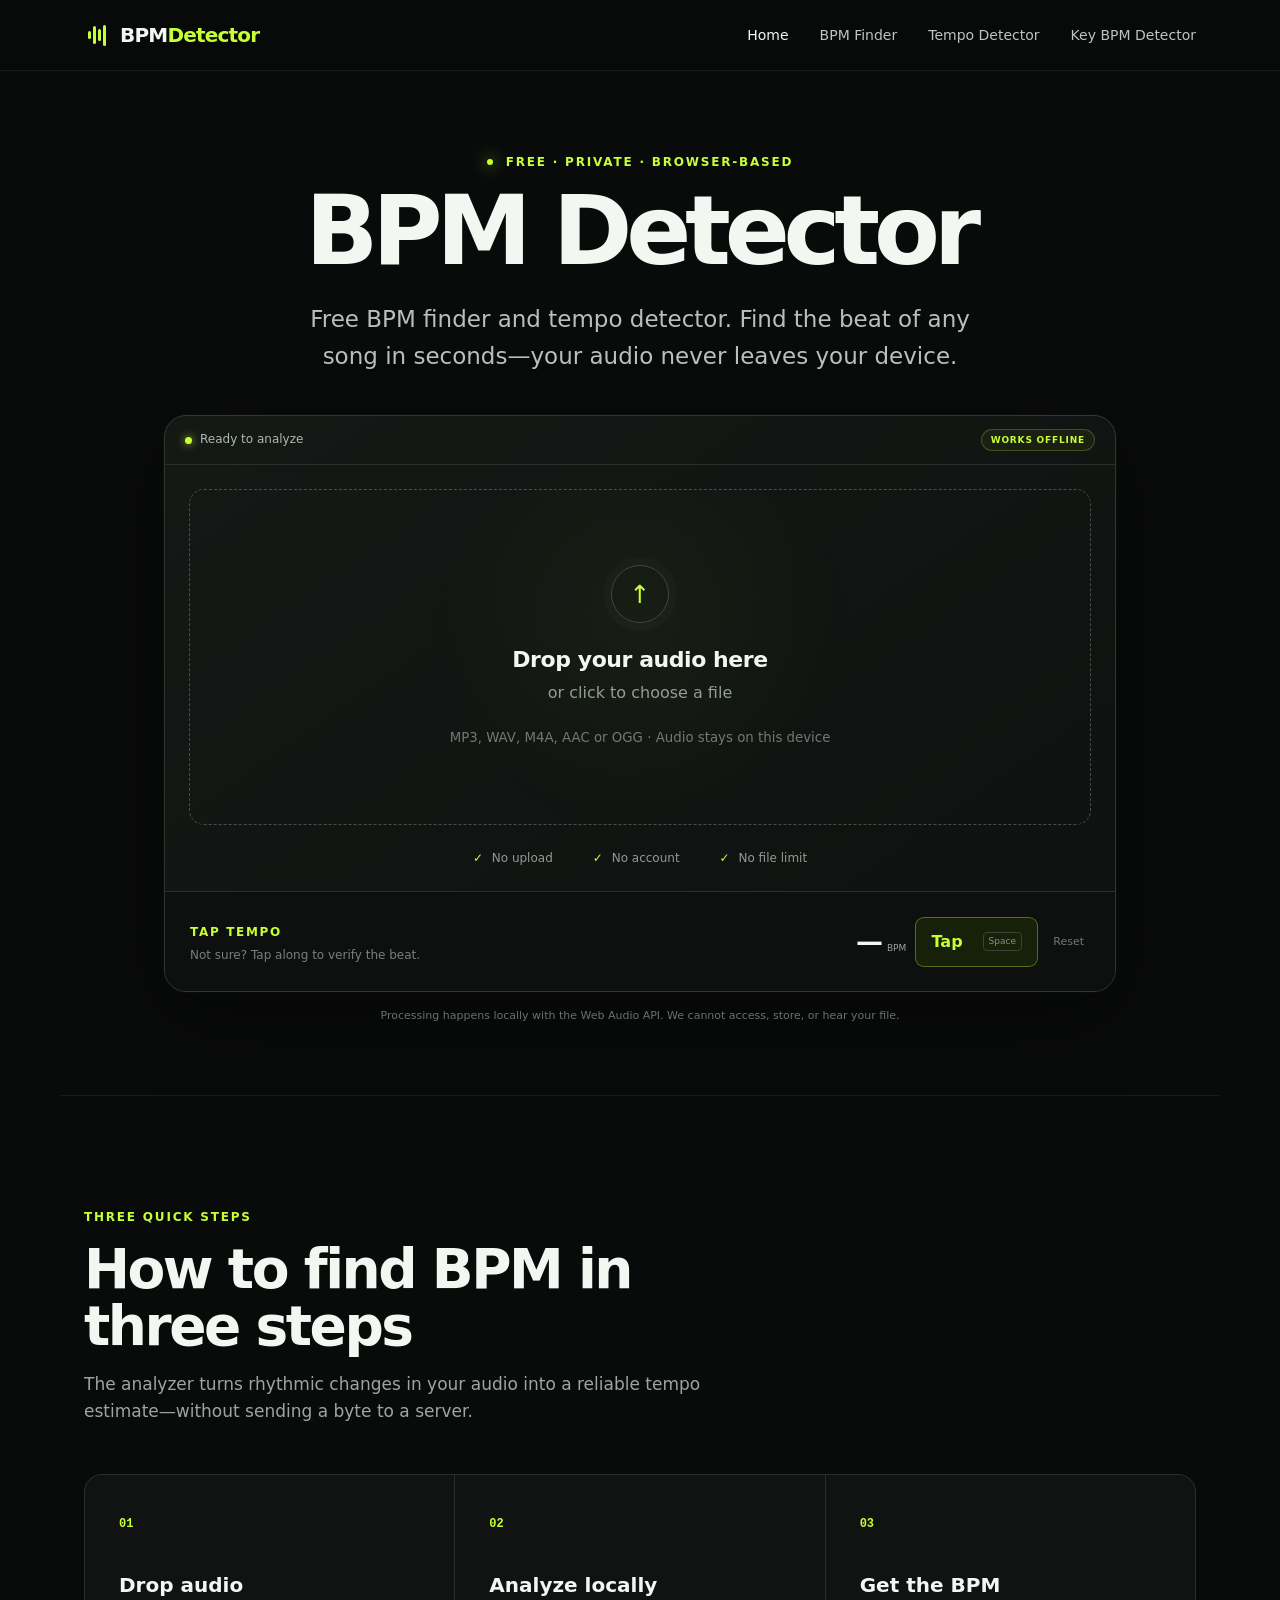
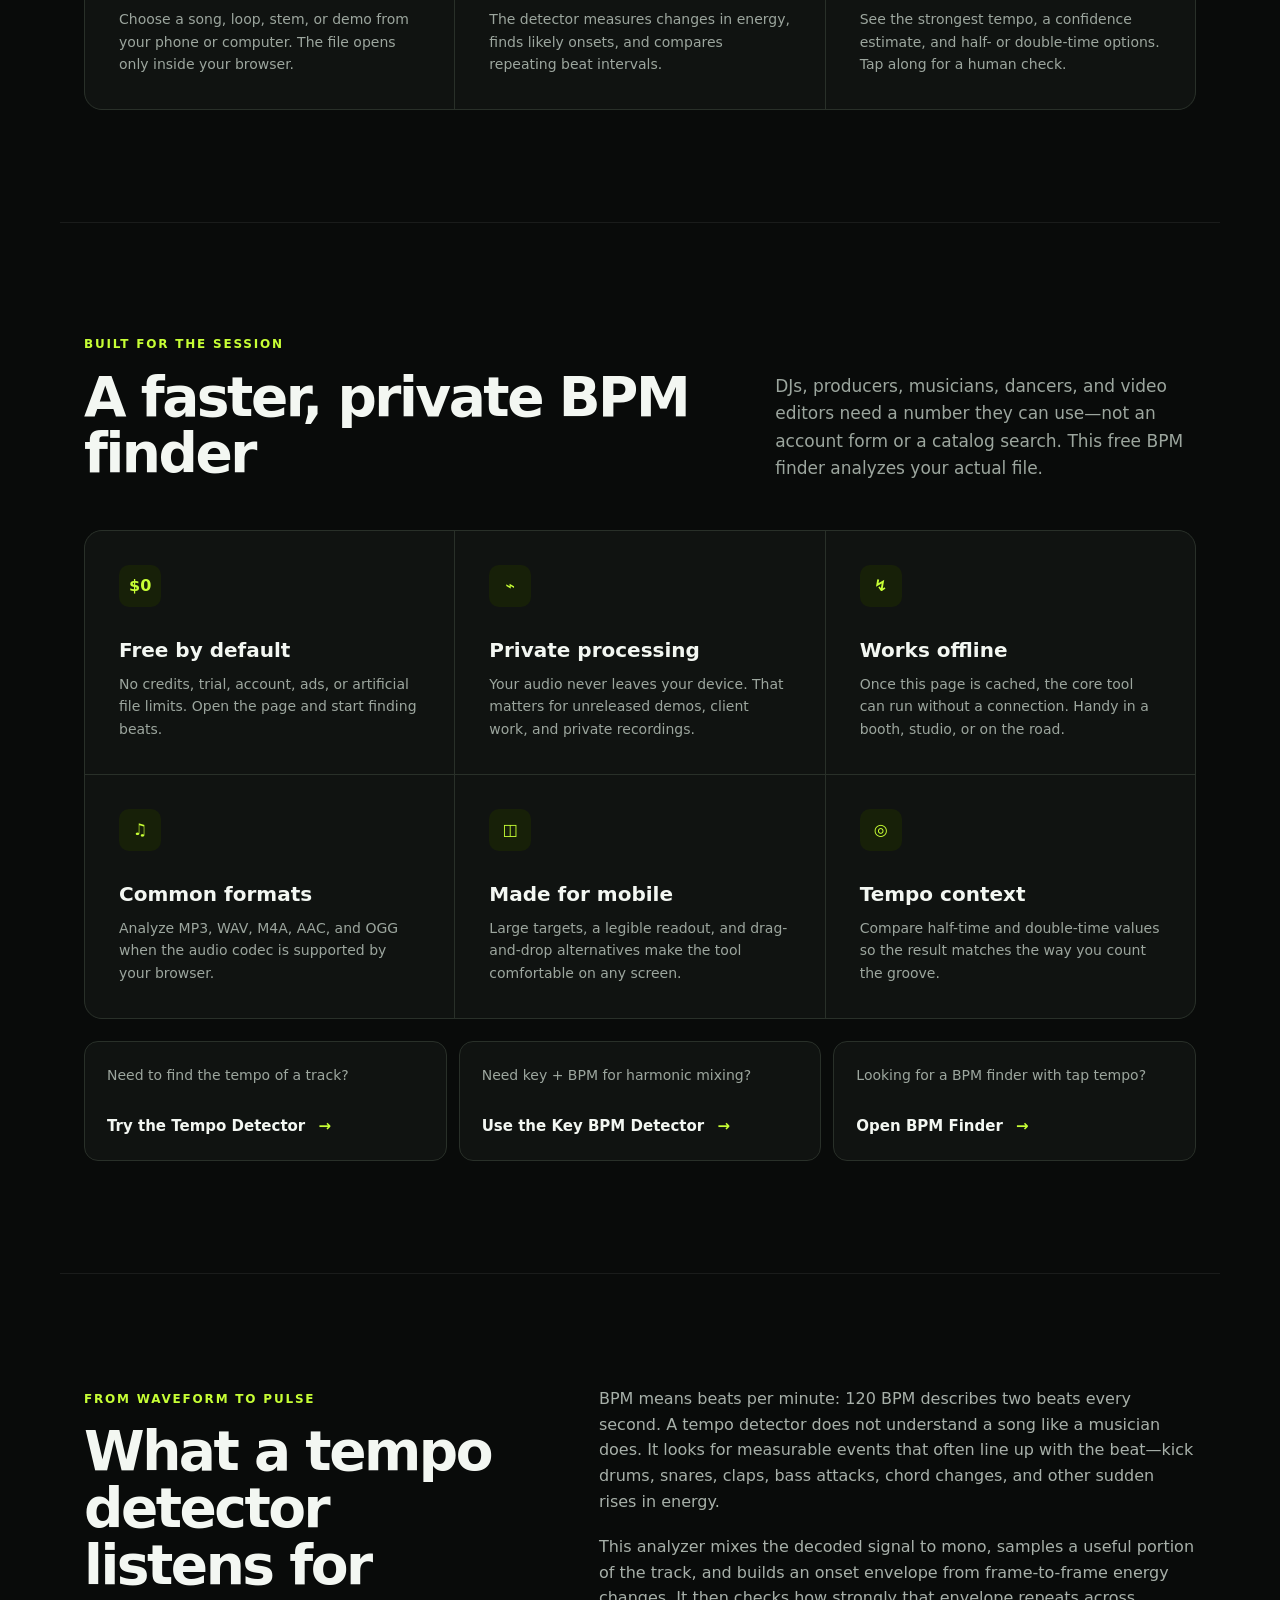
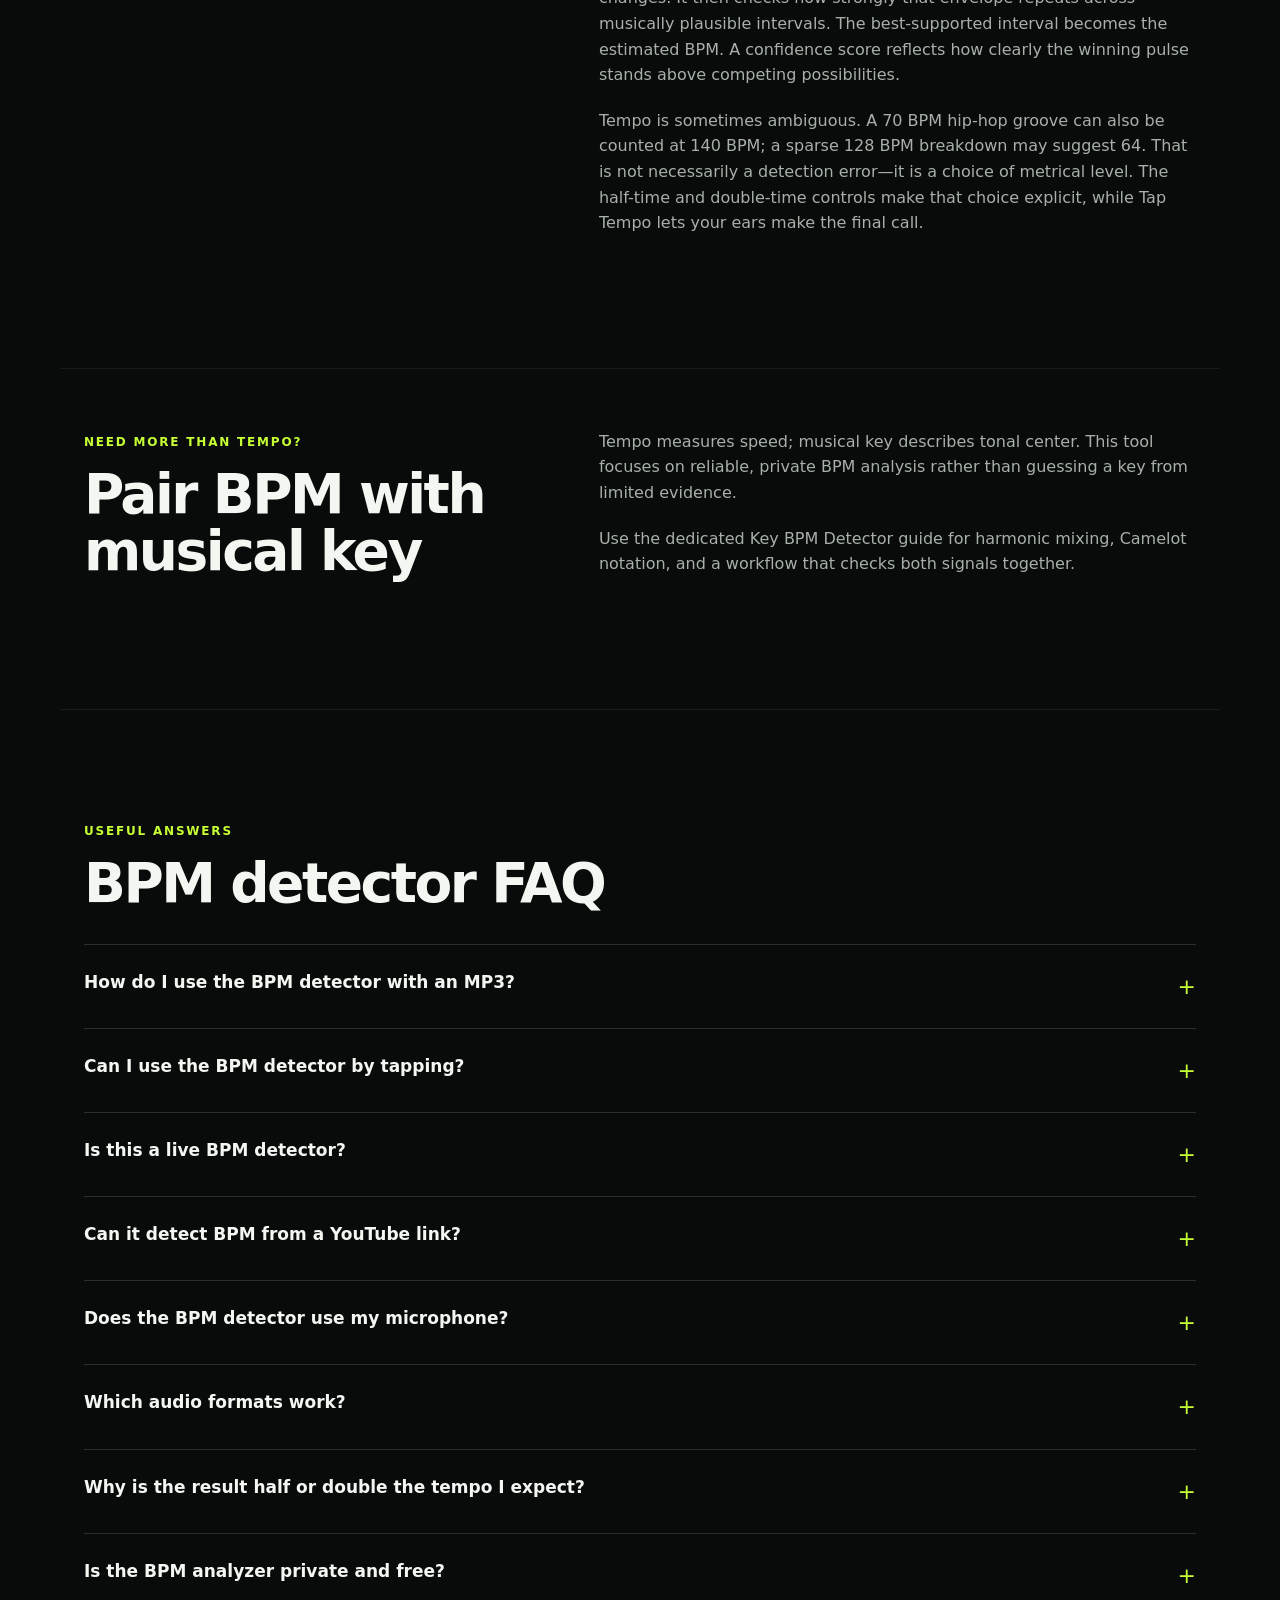
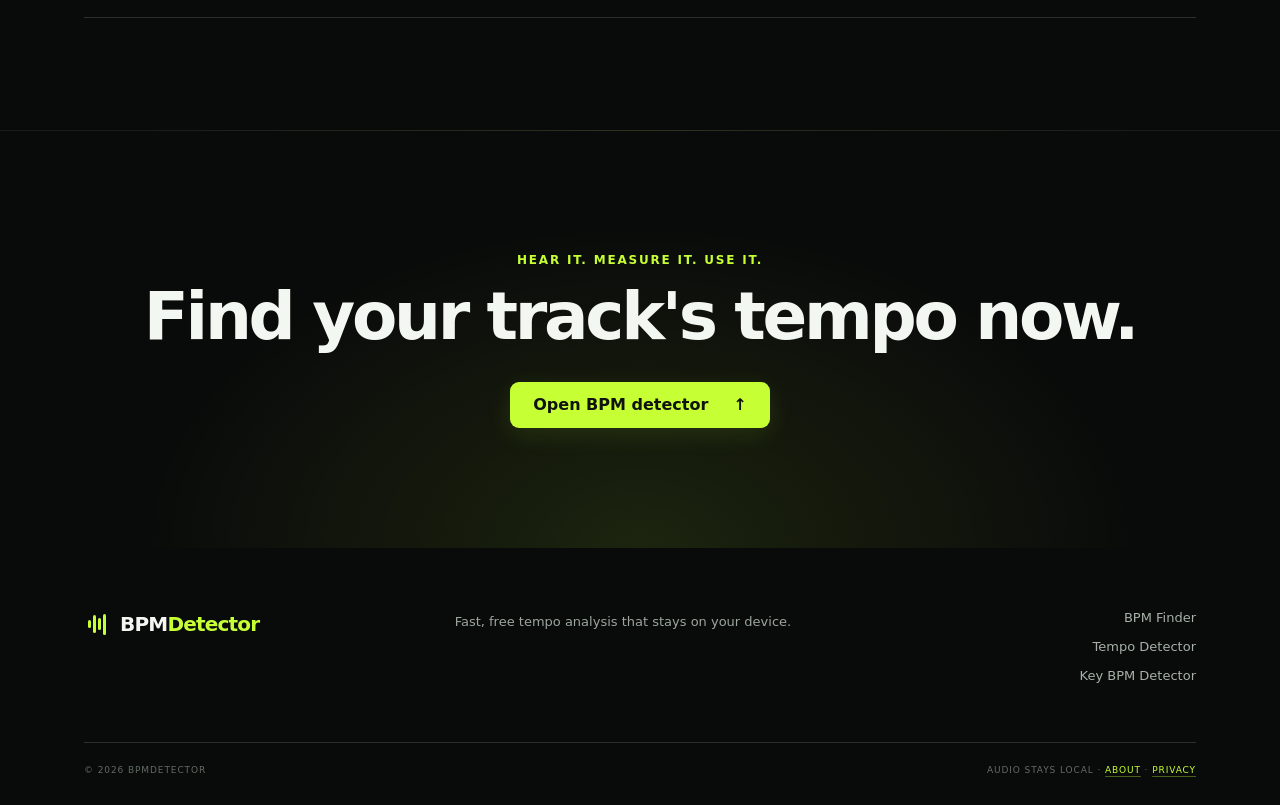
<file: index.html>
<!doctype html>
<html lang="en">
<head>
  <meta charset="utf-8">
  <meta name="viewport" content="width=device-width, initial-scale=1">
  <title>BPM Detector &amp; BPM Finder — Free Online Tempo Detector</title>
  <meta name="description" content="Free BPM detector and BPM finder to measure any song's tempo online. Analyze MP3, WAV, M4A, or OGG audio privately in your browser—no upload.">
  <meta name="theme-color" content="#090b0a">
  <meta name="robots" content="index, follow">
  <meta name="google-adsense-account" content="ca-pub-5093354558654399">
  <link rel="canonical" href="https://bpmdetector.io/">
  <link rel="icon" href="/favicon.svg" type="image/svg+xml">
  <link rel="stylesheet" href="/css/style.css">
  <link rel="stylesheet" href="/css/enhancements.css">
  <meta property="og:type" content="website">
  <meta property="og:url" content="https://bpmdetector.io/">
  <meta property="og:title" content="BPM Detector &amp; BPM Finder — Free Online Tempo Detector">
  <meta property="og:description" content="Find the tempo of any song in your browser. Free, fast, and your audio never leaves your device.">
  <meta property="og:site_name" content="BPMDetector">
  <meta property="og:image" content="https://bpmdetector.io/img/og-bpm-detector.png">
  <meta property="og:image:width" content="1200">
  <meta property="og:image:height" content="630">
  <meta property="og:image:alt" content="BPMDetector interface showing a 120 BPM beat pulse">
  <meta name="twitter:card" content="summary_large_image">
  <meta name="twitter:title" content="BPM Detector — Free Online Beat Finder">
  <meta name="twitter:description" content="Find any song's BPM online—free, private, and with no upload.">
  <meta name="twitter:image" content="https://bpmdetector.io/img/og-bpm-detector.png">
  <script type="application/ld+json">
  {
  "@context": "https://schema.org",
  "@graph": [
    {
      "@type": "SoftwareApplication",
      "name": "BPMDetector",
      "url": "https://bpmdetector.io/",
      "applicationCategory": "MultimediaApplication",
      "operatingSystem": "Any operating system with a modern web browser",
      "browserRequirements": "Requires JavaScript and the Web Audio API",
      "description": "A free, private browser-based BPM detector for MP3, WAV, M4A, and OGG audio files.",
      "offers": {
        "@type": "Offer",
        "price": "0",
        "priceCurrency": "USD"
      },
      "featureList": [
        "In-browser BPM analysis",
        "Tap tempo",
        "No server upload",
        "Offline-capable",
        "Confidence estimate"
      ]
    },
    {
      "@type": "FAQPage",
      "mainEntity": [
        {
          "@type": "Question",
          "name": "How do I use the BPM detector with an MP3?",
          "acceptedAnswer": {
            "@type": "Answer",
            "text": "Drop an MP3 onto the analyzer or choose it from your device. Your browser decodes and analyzes it locally, then displays an estimated BPM and confidence level. Nothing is uploaded."
          }
        },
        {
          "@type": "Question",
          "name": "Can I use the BPM detector by tapping?",
          "acceptedAnswer": {
            "@type": "Answer",
            "text": "Yes. Press Tap—or the space bar when you are not focused on another control—in time with at least four beats. The readout averages recent intervals, which is useful for checking the automatic result."
          }
        },
        {
          "@type": "Question",
          "name": "Is this a live BPM detector?",
          "acceptedAnswer": {
            "@type": "Answer",
            "text": "It analyzes complete audio files immediately in your browser. It does not continuously listen through your microphone, so it is live local analysis rather than live room monitoring."
          }
        },
        {
          "@type": "Question",
          "name": "Can it detect BPM from a YouTube link?",
          "acceptedAnswer": {
            "@type": "Answer",
            "text": "No. This tool does not download or extract audio from YouTube. Use an audio file you own or have permission to analyze, then drop that file into the detector."
          }
        },
        {
          "@type": "Question",
          "name": "Does the BPM detector use my microphone?",
          "acceptedAnswer": {
            "@type": "Answer",
            "text": "No microphone permission is requested. If a song is playing nearby, use Tap Tempo while listening."
          }
        },
        {
          "@type": "Question",
          "name": "Which audio formats work?",
          "acceptedAnswer": {
            "@type": "Answer",
            "text": "MP3 and WAV have broad support. M4A, AAC, and OGG depend on the codecs built into your browser and operating system. If a format cannot be decoded, converting it to WAV is the most reliable fix."
          }
        },
        {
          "@type": "Question",
          "name": "Why is the result half or double the tempo I expect?",
          "acceptedAnswer": {
            "@type": "Answer",
            "text": "Half-time and double-time rhythms share related beat spacing. Use the alternate values below the result or Tap Tempo to choose the interpretation that matches how you count the music."
          }
        },
        {
          "@type": "Question",
          "name": "Is the BPM analyzer private and free?",
          "acceptedAnswer": {
            "@type": "Answer",
            "text": "Yes. It is free, has no ads, and processes audio inside your browser. Your audio never leaves your device."
          }
        }
      ]
    }
  ]
}
  </script>
</head>
<body>
  <a class="skip-link" href="#main">Skip to BPM detector</a>
  <header class="site-header">
    <div class="nav-wrap">
      <a class="brand" href="/" aria-label="BPMDetector home"><span class="brand-mark" aria-hidden="true"><i></i><i></i><i></i><i></i></span>BPM<span>Detector</span></a>
      <button class="menu-button" type="button" aria-expanded="false" aria-controls="site-nav">Menu</button>
      <nav id="site-nav" aria-label="Main navigation">
        <a href="/" aria-current="page">Home</a>
        <a href="/#bpm-finder">BPM Finder</a>
        <a href="/#tempo-detector">Tempo Detector</a>
        <a href="/key-bpm-detector/">Key BPM Detector</a>
      </nav>
    </div>
  </header>

  <main id="main">
    <section class="hero" aria-labelledby="hero-title">
      <div class="hero-copy">
        <p class="eyebrow"><span></span> Free · private · browser-based</p>
        <h1 id="hero-title">BPM Detector</h1>
        <p class="lede">Free BPM finder and tempo detector. Find the beat of any song in seconds—your audio never leaves your device.</p>
      </div>

      <div class="tool-shell" id="detector">
        <div class="tool-topbar">
          <div><span class="status-dot"></span><span id="tool-status">Ready to analyze</span></div>
          <span class="offline-badge">Works offline</span>
        </div>

        <div id="upload-view">
          <input id="audio-file" class="visually-hidden" type="file" accept="audio/mpeg,audio/wav,audio/x-wav,audio/mp4,audio/aac,audio/ogg,.mp3,.wav,.m4a,.aac,.ogg">
          <label class="drop-zone" id="drop-zone" for="audio-file">
            <span class="upload-icon" aria-hidden="true"><span>↑</span></span>
            <strong>Drop your audio here</strong>
            <span>or click to choose a file</span>
            <small>MP3, WAV, M4A, AAC or OGG · Audio stays on this device</small>
          </label>
          <div class="trust-row" aria-label="Product benefits">
            <span><b aria-hidden="true">✓</b> No upload</span>
            <span><b aria-hidden="true">✓</b> No account</span>
            <span><b aria-hidden="true">✓</b> No file limit</span>
          </div>
        </div>

        <div class="analysis-view" id="analysis-view" hidden aria-live="polite">
          <div class="analyzing" id="analyzing-state">
            <div class="scan-wave" aria-hidden="true"><i></i><i></i><i></i><i></i><i></i><i></i><i></i><i></i><i></i></div>
            <strong>Listening for beats…</strong>
            <span id="file-name">Analyzing audio</span>
            <div class="progress-track"><i id="progress-bar"></i></div>
          </div>

          <div class="result" id="result-panel" hidden>
            <div class="result-main">
              <div class="pulse-orbit" id="pulse-orbit" aria-hidden="true"><span></span></div>
              <div class="bpm-readout"><span id="bpm-value">—</span><small>BPM</small></div>
              <p><span class="confidence-dot"></span><span id="confidence-text">High confidence</span> <span class="separator">·</span> <span id="tempo-feel">Steady tempo</span></p>
            </div>
            <div class="result-actions">
              <button class="button primary" id="copy-bpm" type="button">Copy BPM</button>
              <button class="button secondary" id="analyze-another" type="button">Analyze another</button>
            </div>
            <div class="tempo-variants" aria-label="Alternative tempo interpretations">
              <span>Other interpretations</span>
              <button id="half-time" type="button" title="Use half-time BPM">—</button>
              <button id="double-time" type="button" title="Use double-time BPM">—</button>
            </div>
            <div class="related-tools" aria-label="Related tempo tools">
              <span>Keep working</span>
              <a href="/#bpm-finder">BPM Finder <b>→</b></a>
              <a href="/#tempo-detector">Tempo Guide <b>→</b></a>
              <a href="/key-bpm-detector/">Key + BPM <b>→</b></a>
            </div>
          </div>
        </div>

        <div class="tap-panel">
          <div>
            <span class="panel-label">Tap tempo</span>
            <p>Not sure? Tap along to verify the beat.</p>
          </div>
          <div class="tap-controls">
            <output id="tap-output" aria-live="polite"><strong>—</strong><small>BPM</small></output>
            <button id="tap-button" type="button"><span>Tap</span><kbd>Space</kbd></button>
            <button class="reset-tap" id="reset-tap" type="button" aria-label="Reset tap tempo">Reset</button>
          </div>
        </div>
      </div>
      <p class="tool-note">Processing happens locally with the Web Audio API. We cannot access, store, or hear your file.</p>
    </section>

    <section class="steps content-section" id="how-it-works">
      <div class="section-heading">
        <p class="eyebrow">Three quick steps</p>
        <h2>How to find BPM in three steps</h2>
        <p>The analyzer turns rhythmic changes in your audio into a reliable tempo estimate—without sending a byte to a server.</p>
      </div>
      <ol class="step-grid">
        <li><span>01</span><h3>Drop audio</h3><p>Choose a song, loop, stem, or demo from your phone or computer. The file opens only inside your browser.</p></li>
        <li><span>02</span><h3>Analyze locally</h3><p>The detector measures changes in energy, finds likely onsets, and compares repeating beat intervals.</p></li>
        <li><span>03</span><h3>Get the BPM</h3><p>See the strongest tempo, a confidence estimate, and half- or double-time options. Tap along for a human check.</p></li>
      </ol>
    </section>

    <section class="features content-section" id="bpm-finder">
      <div class="section-heading split-heading">
        <div><p class="eyebrow">Built for the session</p><h2>A faster, private BPM finder</h2></div>
        <p>DJs, producers, musicians, dancers, and video editors need a number they can use—not an account form or a catalog search. This free BPM finder analyzes your actual file.</p>
      </div>
      <div class="feature-grid">
        <article><span aria-hidden="true">$0</span><h3>Free by default</h3><p>No credits, trial, account, ads, or artificial file limits. Open the page and start finding beats.</p></article>
        <article><span aria-hidden="true">⌁</span><h3>Private processing</h3><p>Your audio never leaves your device. That matters for unreleased demos, client work, and private recordings.</p></article>
        <article><span aria-hidden="true">↯</span><h3>Works offline</h3><p>Once this page is cached, the core tool can run without a connection. Handy in a booth, studio, or on the road.</p></article>
        <article><span aria-hidden="true">♫</span><h3>Common formats</h3><p>Analyze MP3, WAV, M4A, AAC, and OGG when the audio codec is supported by your browser.</p></article>
        <article><span aria-hidden="true">◫</span><h3>Made for mobile</h3><p>Large targets, a legible readout, and drag-and-drop alternatives make the tool comfortable on any screen.</p></article>
        <article><span aria-hidden="true">◎</span><h3>Tempo context</h3><p>Compare half-time and double-time values so the result matches the way you count the groove.</p></article>
      </div>
      <div class="intent-links" aria-label="Choose a BPM tool">
        <a href="/#tempo-detector"><span>Need to find the tempo of a track?</span><strong>Try the Tempo Detector <b>→</b></strong></a>
        <a href="/key-bpm-detector/"><span>Need key + BPM for harmonic mixing?</span><strong>Use the Key BPM Detector <b>→</b></strong></a>
        <a href="/#bpm-finder"><span>Looking for a BPM finder with tap tempo?</span><strong>Open BPM Finder <b>→</b></strong></a>
      </div>
    </section>

    <section class="editorial content-section" id="tempo-detector">
      <div class="editorial-grid">
        <div><p class="eyebrow">From waveform to pulse</p><h2>What a tempo detector listens for</h2></div>
        <div class="prose">
          <p>BPM means beats per minute: 120 BPM describes two beats every second. A tempo detector does not understand a song like a musician does. It looks for measurable events that often line up with the beat—kick drums, snares, claps, bass attacks, chord changes, and other sudden rises in energy.</p>
          <p>This analyzer mixes the decoded signal to mono, samples a useful portion of the track, and builds an onset envelope from frame-to-frame energy changes. It then checks how strongly that envelope repeats across musically plausible intervals. The best-supported interval becomes the estimated BPM. A confidence score reflects how clearly the winning pulse stands above competing possibilities.</p>
          <p>Tempo is sometimes ambiguous. A 70 BPM hip-hop groove can also be counted at 140 BPM; a sparse 128 BPM breakdown may suggest 64. That is not necessarily a detection error—it is a choice of metrical level. The half-time and double-time controls make that choice explicit, while Tap Tempo lets your ears make the final call.</p>
        </div>
      </div>
    </section>

    <section class="editorial content-section compact" id="key-bpm-detector">
      <div class="editorial-grid">
        <div><p class="eyebrow">Need more than tempo?</p><h2>Pair BPM with musical key</h2></div>
        <div class="prose">
          <p>Tempo measures speed; musical key describes tonal center. This tool focuses on reliable, private BPM analysis rather than guessing a key from limited evidence.</p>
          <p>Use the dedicated <a href="/key-bpm-detector/">Key BPM Detector guide</a> for harmonic mixing, Camelot notation, and a workflow that checks both signals together.</p>
        </div>
      </div>
    </section>

    <section class="faq content-section" id="faq">
      <div class="section-heading"><p class="eyebrow">Useful answers</p><h2>BPM detector FAQ</h2></div>
      <div class="faq-list">
        <details><summary>How do I use the BPM detector with an MP3?<span>+</span></summary><p>Drop an MP3 onto the analyzer or choose it from your device. Your browser decodes and analyzes it locally, then displays an estimated BPM and confidence level. Nothing is uploaded.</p></details>
        <details><summary>Can I use the BPM detector by tapping?<span>+</span></summary><p>Yes. Press Tap—or the space bar when you are not focused on another control—in time with at least four beats. The readout averages recent intervals, which is useful for checking the automatic result.</p></details>
        <details><summary>Is this a live BPM detector?<span>+</span></summary><p>It analyzes complete audio files immediately in your browser. It does not continuously listen through your microphone, so it is live local analysis rather than live room monitoring.</p></details>
        <details><summary>Can it detect BPM from a YouTube link?<span>+</span></summary><p>No. This tool does not download or extract audio from YouTube. Use an audio file you own or have permission to analyze, then drop that file into the detector.</p></details>
        <details><summary>Does the BPM detector use my microphone?<span>+</span></summary><p>No microphone permission is requested. If a song is playing nearby, use Tap Tempo while listening.</p></details>
        <details><summary>Which audio formats work?<span>+</span></summary><p>MP3 and WAV have broad support. M4A, AAC, and OGG depend on the codecs built into your browser and operating system. If a format cannot be decoded, converting it to WAV is the most reliable fix.</p></details>
        <details><summary>Why is the result half or double the tempo I expect?<span>+</span></summary><p>Half-time and double-time rhythms share related beat spacing. Use the alternate values below the result or Tap Tempo to choose the interpretation that matches how you count the music.</p></details>
        <details><summary>Is the BPM analyzer private and free?<span>+</span></summary><p>Yes. It is free, has no ads, and processes audio inside your browser. Your audio never leaves your device.</p></details>
      </div>
    </section>

    <section class="closing-cta">
      <p class="eyebrow">Hear it. Measure it. Use it.</p>
      <h2>Find your track's tempo now.</h2>
      <a class="button primary" href="#detector">Open BPM detector <span>↑</span></a>
    </section>
  </main>

  <footer>
    <div class="footer-main">
      <a class="brand" href="/"><span class="brand-mark" aria-hidden="true"><i></i><i></i><i></i><i></i></span>BPM<span>Detector</span></a>
      <p>Fast, free tempo analysis that stays on your device.</p>
      <nav aria-label="Footer navigation"><a href="/#bpm-finder">BPM Finder</a><a href="/#tempo-detector">Tempo Detector</a><a href="/key-bpm-detector/">Key BPM Detector</a></nav>
    </div>
    <div class="footer-bottom"><span>© 2026 BPMDetector</span><span>Audio stays local · <a href="/about/">About</a> · <a href="/privacy/">Privacy</a></span></div>
  </footer>

  <noscript><p class="noscript">JavaScript is required for local audio analysis. All page content remains available without it.</p></noscript>
  <script src="/js/bpm-detector.js" defer></script>
  <script src="/js/tap-tempo.js" defer></script>
  <script src="/js/nav.js" defer></script>
</body>
</html>
</file>
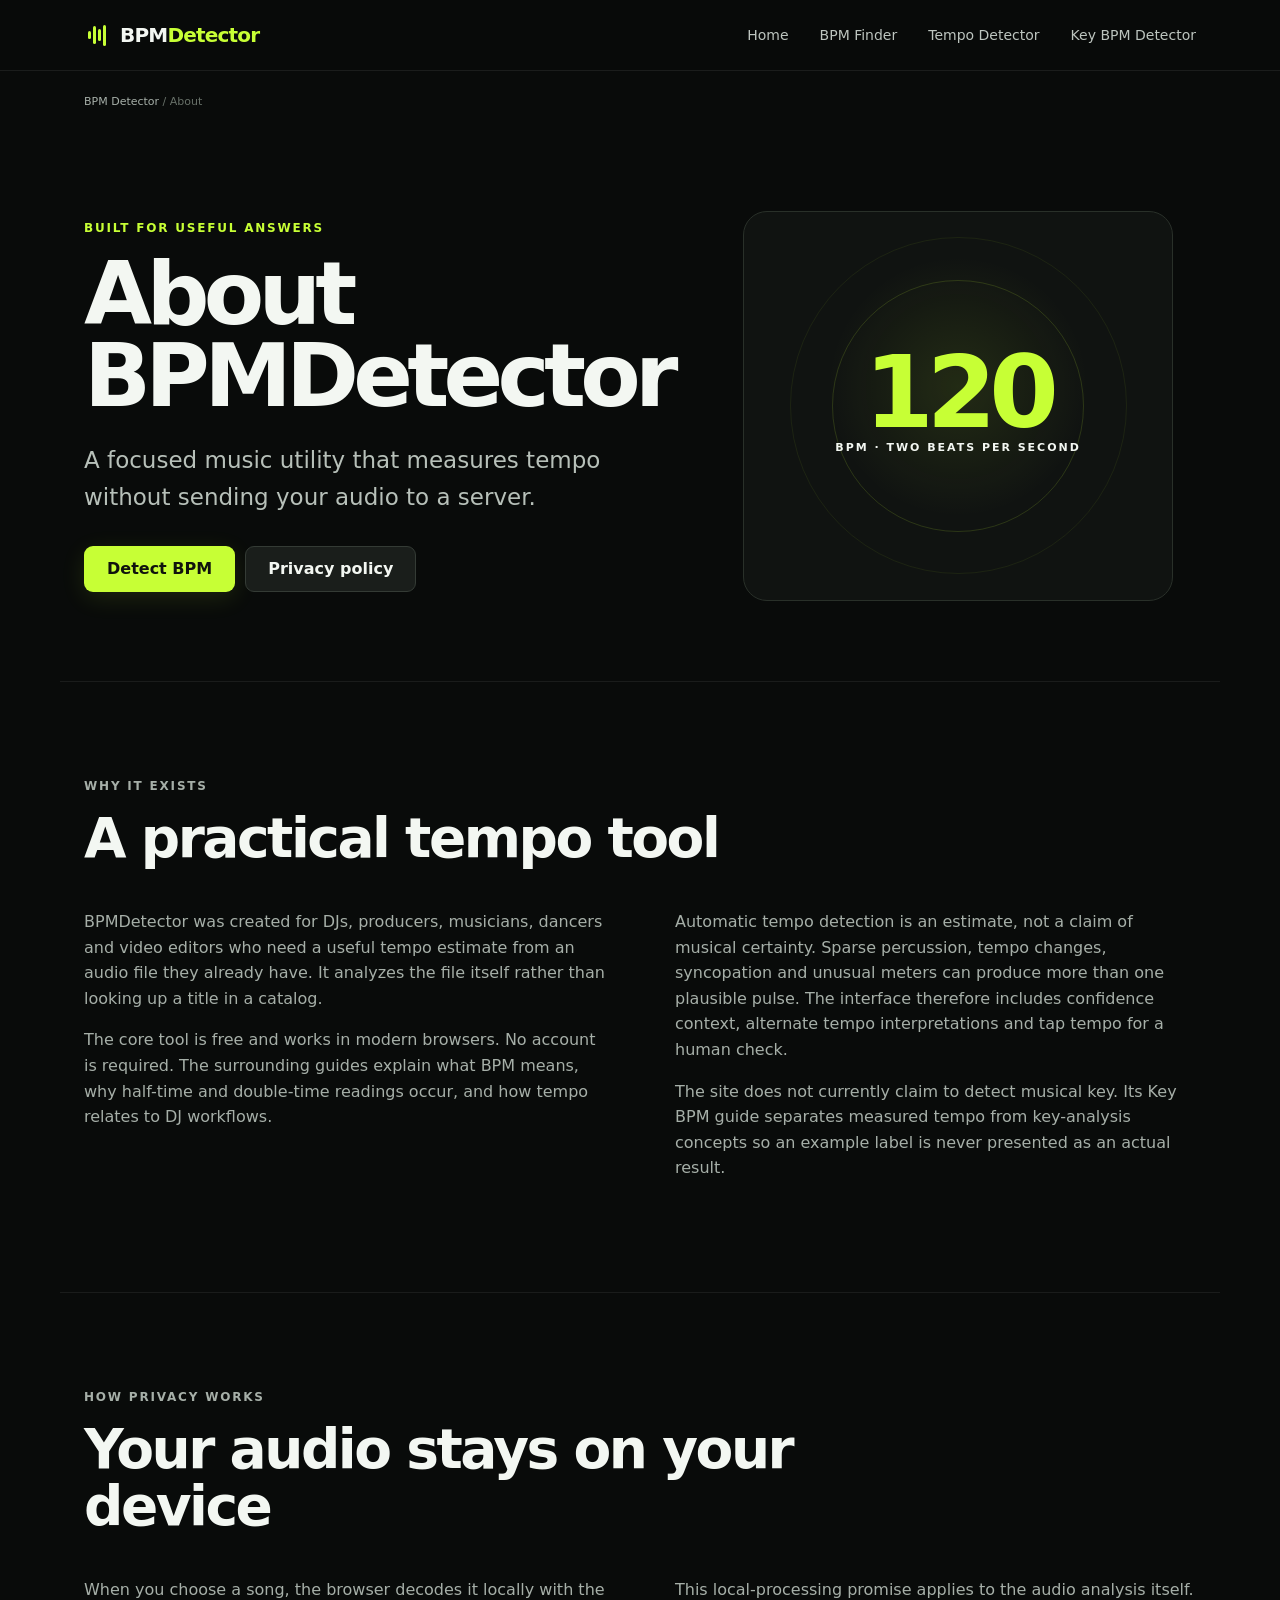
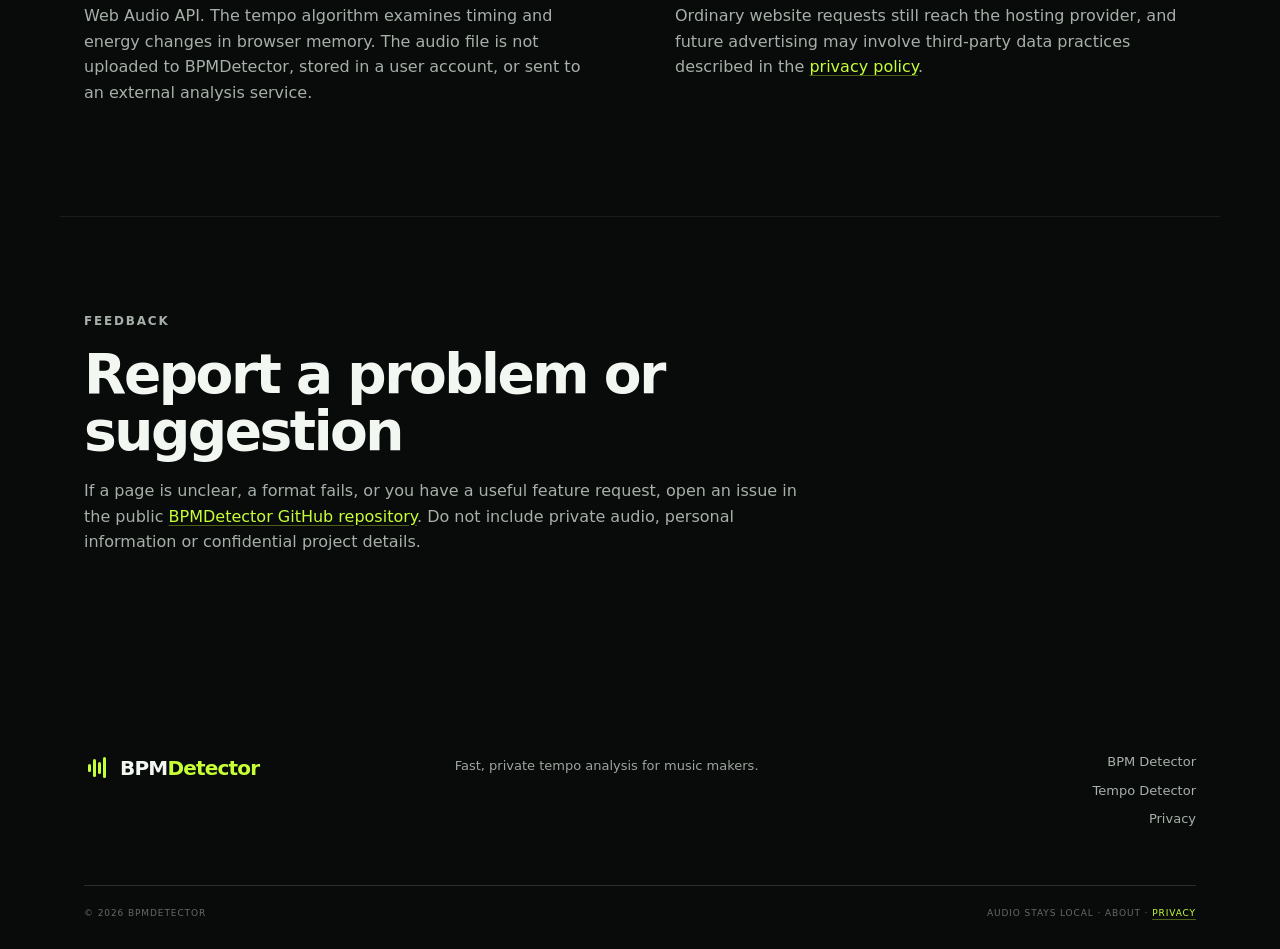
<file: about/index.html>
<!doctype html>
<html lang="en"><head><meta charset="utf-8"><meta name="viewport" content="width=device-width,initial-scale=1">
<title>About BPMDetector</title>
<meta name="description" content="Learn how BPMDetector provides private, browser-based tempo analysis for DJs, producers, musicians and editors.">
<meta name="google-adsense-account" content="ca-pub-5093354558654399">
<link rel="canonical" href="https://bpmdetector.io/about/"><link rel="icon" href="/favicon.svg"><link rel="stylesheet" href="/css/style.css"><link rel="stylesheet" href="/css/enhancements.css">
<meta property="og:type" content="website"><meta property="og:url" content="https://bpmdetector.io/about/"><meta property="og:title" content="About BPMDetector"><meta property="og:description" content="Private, practical tempo analysis in your browser."><meta property="og:image" content="https://bpmdetector.io/img/og-bpm-detector.png"><meta name="twitter:card" content="summary_large_image"></head>
<body><a class="skip-link" href="#main">Skip to content</a><header class="site-header"><div class="nav-wrap"><a class="brand" href="/"><span class="brand-mark" aria-hidden="true"><i></i><i></i><i></i><i></i></span>BPM<span>Detector</span></a><button class="menu-button" type="button" aria-expanded="false" aria-controls="site-nav">Menu</button><nav id="site-nav" aria-label="Main navigation"><a href="/">Home</a><a href="/#bpm-finder">BPM Finder</a><a href="/#tempo-detector">Tempo Detector</a><a href="/key-bpm-detector/">Key BPM Detector</a></nav></div></header>
<main id="main" class="subpage-main"><nav class="breadcrumb" aria-label="Breadcrumb"><a href="/">BPM Detector</a> / About</nav>
<section class="subpage-hero"><div><p class="eyebrow">Built for useful answers</p><h1>About BPMDetector</h1><p class="lede">A focused music utility that measures tempo without sending your audio to a server.</p><div class="quick-links"><a class="button primary" href="/#detector">Detect BPM</a><a class="button secondary" href="/privacy/">Privacy policy</a></div></div><div class="hero-instrument" aria-label="BPMDetector pulse"><div class="instrument-number"><strong>120</strong><span>BPM · two beats per second</span></div></div></section>
<section class="article-section"><header><p class="eyebrow">Why it exists</p><h2>A practical tempo tool</h2></header><div class="article-columns"><div><p>BPMDetector was created for DJs, producers, musicians, dancers and video editors who need a useful tempo estimate from an audio file they already have. It analyzes the file itself rather than looking up a title in a catalog.</p><p>The core tool is free and works in modern browsers. No account is required. The surrounding guides explain what BPM means, why half-time and double-time readings occur, and how tempo relates to DJ workflows.</p></div><div><p>Automatic tempo detection is an estimate, not a claim of musical certainty. Sparse percussion, tempo changes, syncopation and unusual meters can produce more than one plausible pulse. The interface therefore includes confidence context, alternate tempo interpretations and tap tempo for a human check.</p><p>The site does not currently claim to detect musical key. Its Key BPM guide separates measured tempo from key-analysis concepts so an example label is never presented as an actual result.</p></div></div></section>
<section class="article-section"><header><p class="eyebrow">How privacy works</p><h2>Your audio stays on your device</h2></header><div class="article-columns"><div><p>When you choose a song, the browser decodes it locally with the Web Audio API. The tempo algorithm examines timing and energy changes in browser memory. The audio file is not uploaded to BPMDetector, stored in a user account, or sent to an external analysis service.</p></div><div><p>This local-processing promise applies to the audio analysis itself. Ordinary website requests still reach the hosting provider, and future advertising may involve third-party data practices described in the <a href="/privacy/">privacy policy</a>.</p></div></div></section>
<section class="article-section"><header><p class="eyebrow">Feedback</p><h2>Report a problem or suggestion</h2><p>If a page is unclear, a format fails, or you have a useful feature request, open an issue in the public <a href="https://github.com/athena886/bpmdetector.io/issues" rel="noopener noreferrer">BPMDetector GitHub repository</a>. Do not include private audio, personal information or confidential project details.</p></header></section>
</main><footer><div class="footer-main"><a class="brand" href="/"><span class="brand-mark" aria-hidden="true"><i></i><i></i><i></i><i></i></span>BPM<span>Detector</span></a><p>Fast, private tempo analysis for music makers.</p><nav aria-label="Footer navigation"><a href="/">BPM Detector</a><a href="/#tempo-detector">Tempo Detector</a><a href="/privacy/">Privacy</a></nav></div><div class="footer-bottom"><span>© 2026 BPMDetector</span><span>Audio stays local · About · <a href="/privacy/">Privacy</a></span></div></footer><script src="/js/nav.js" defer></script></body></html>
</file>
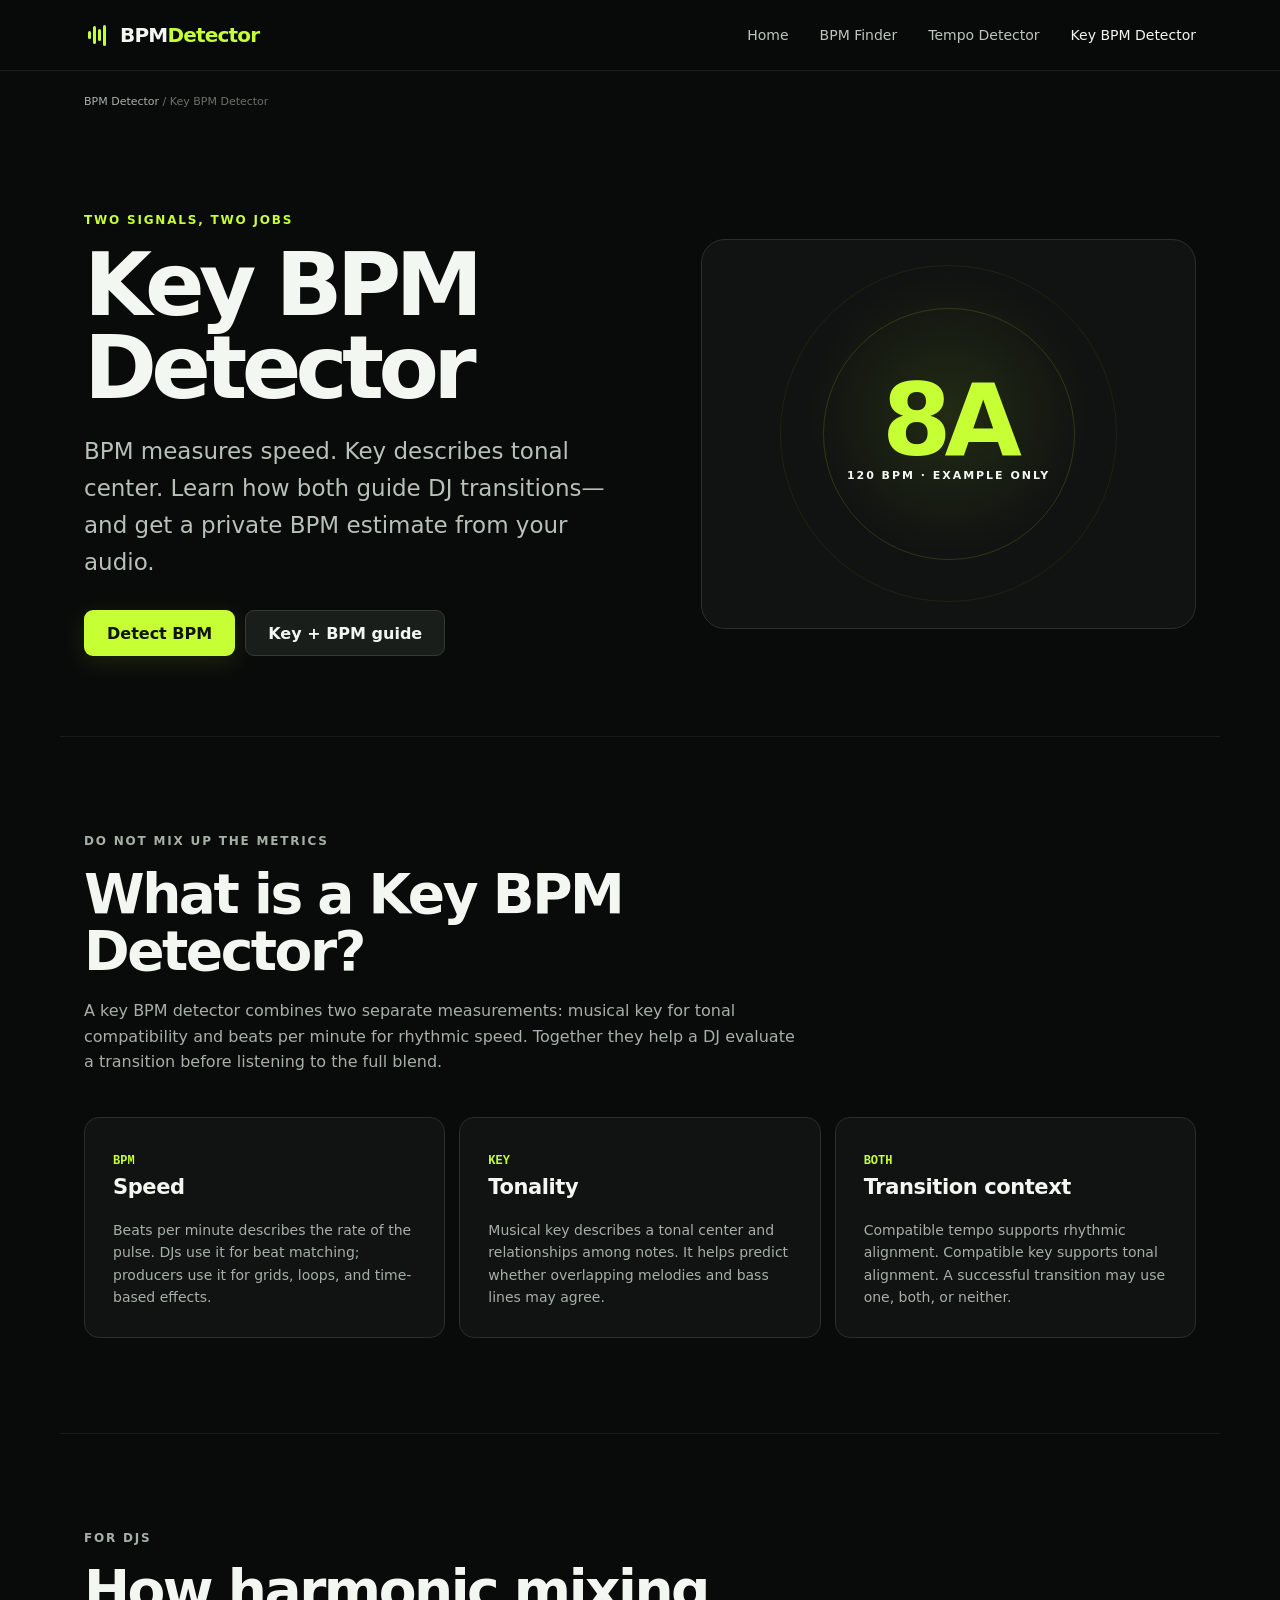
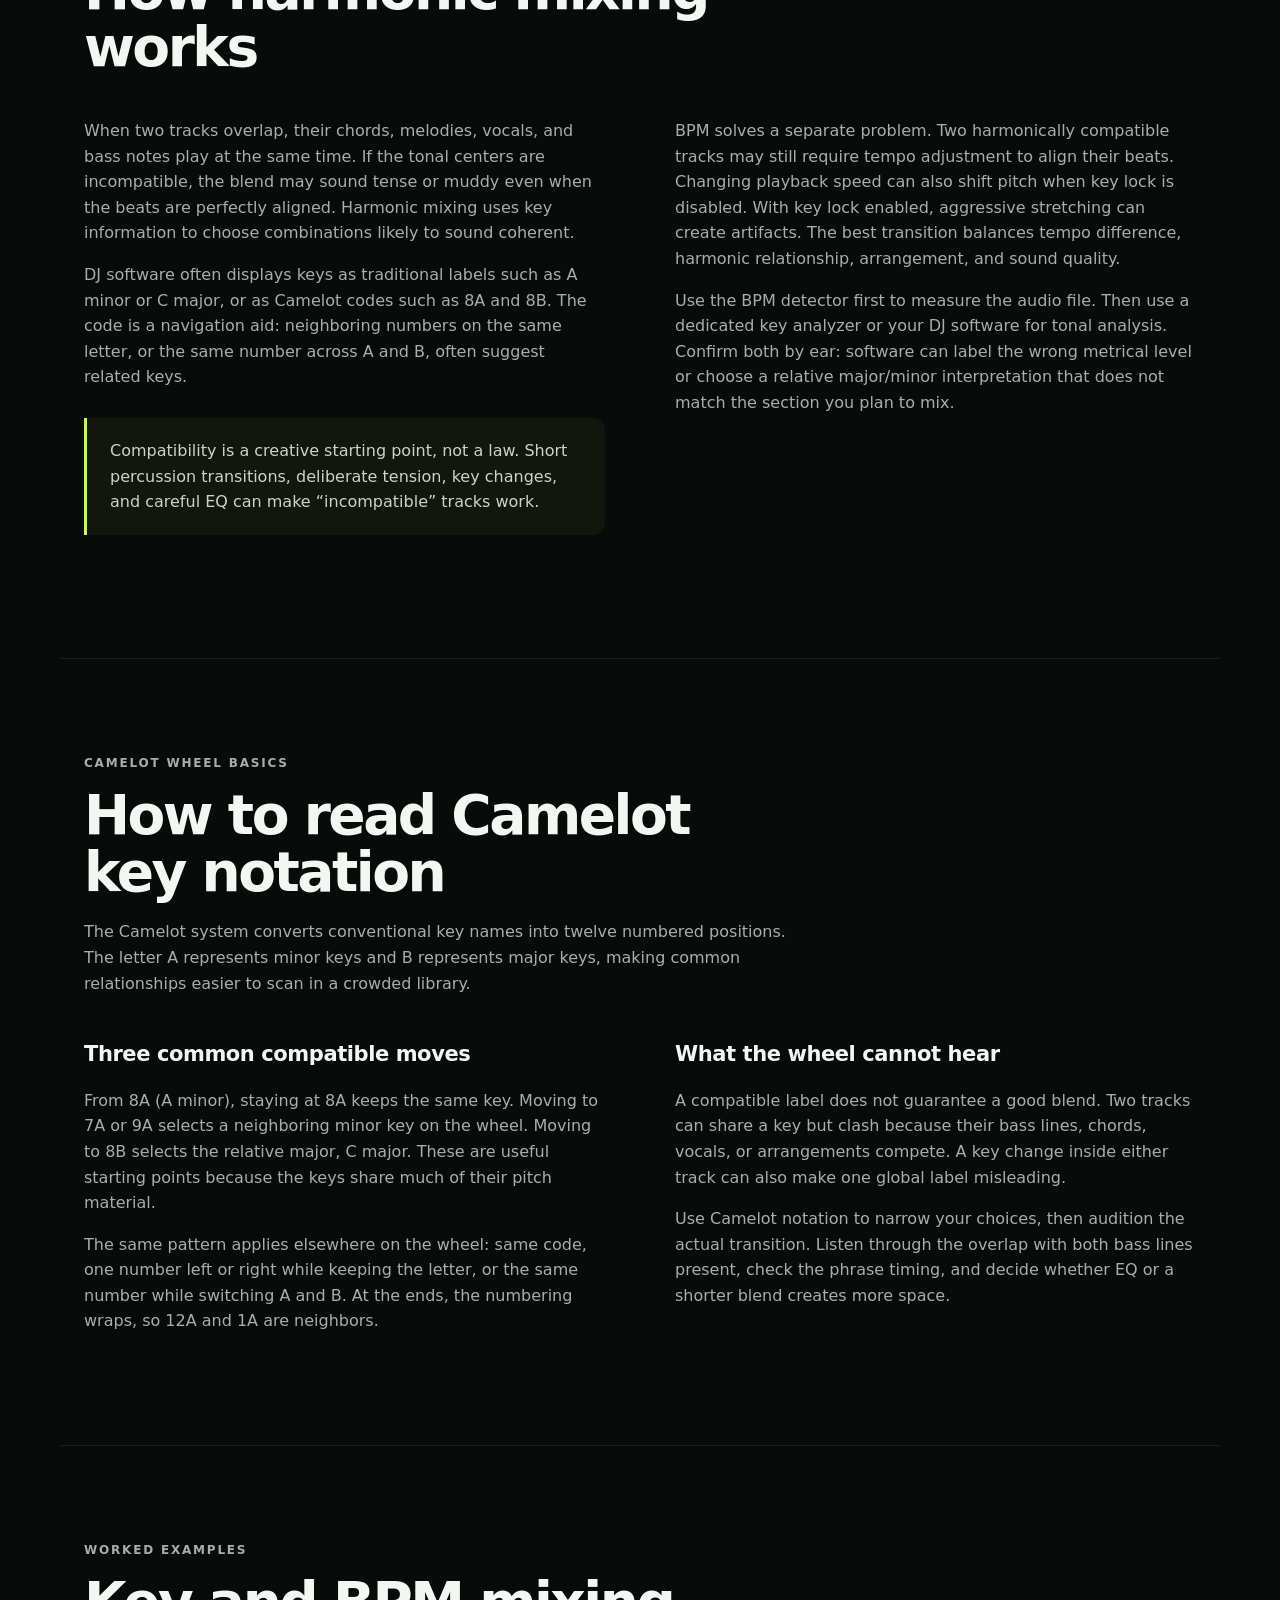
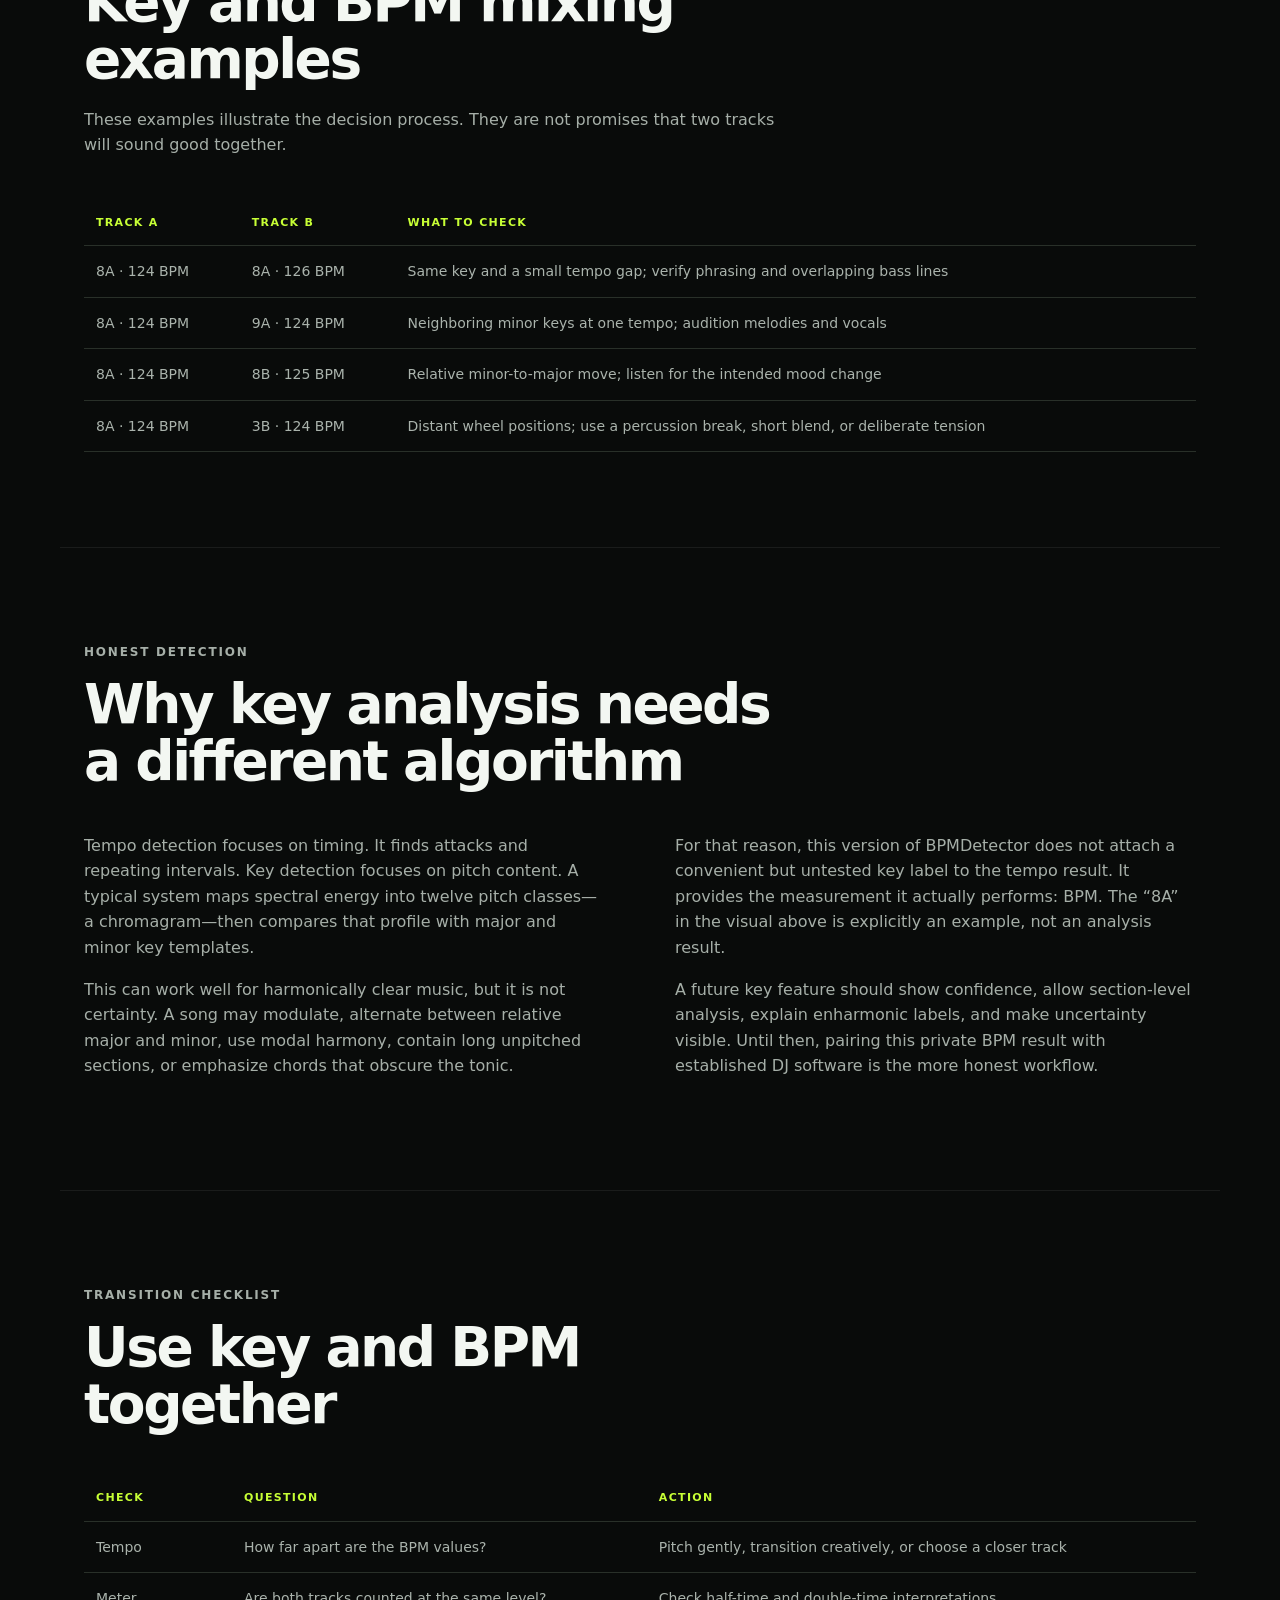
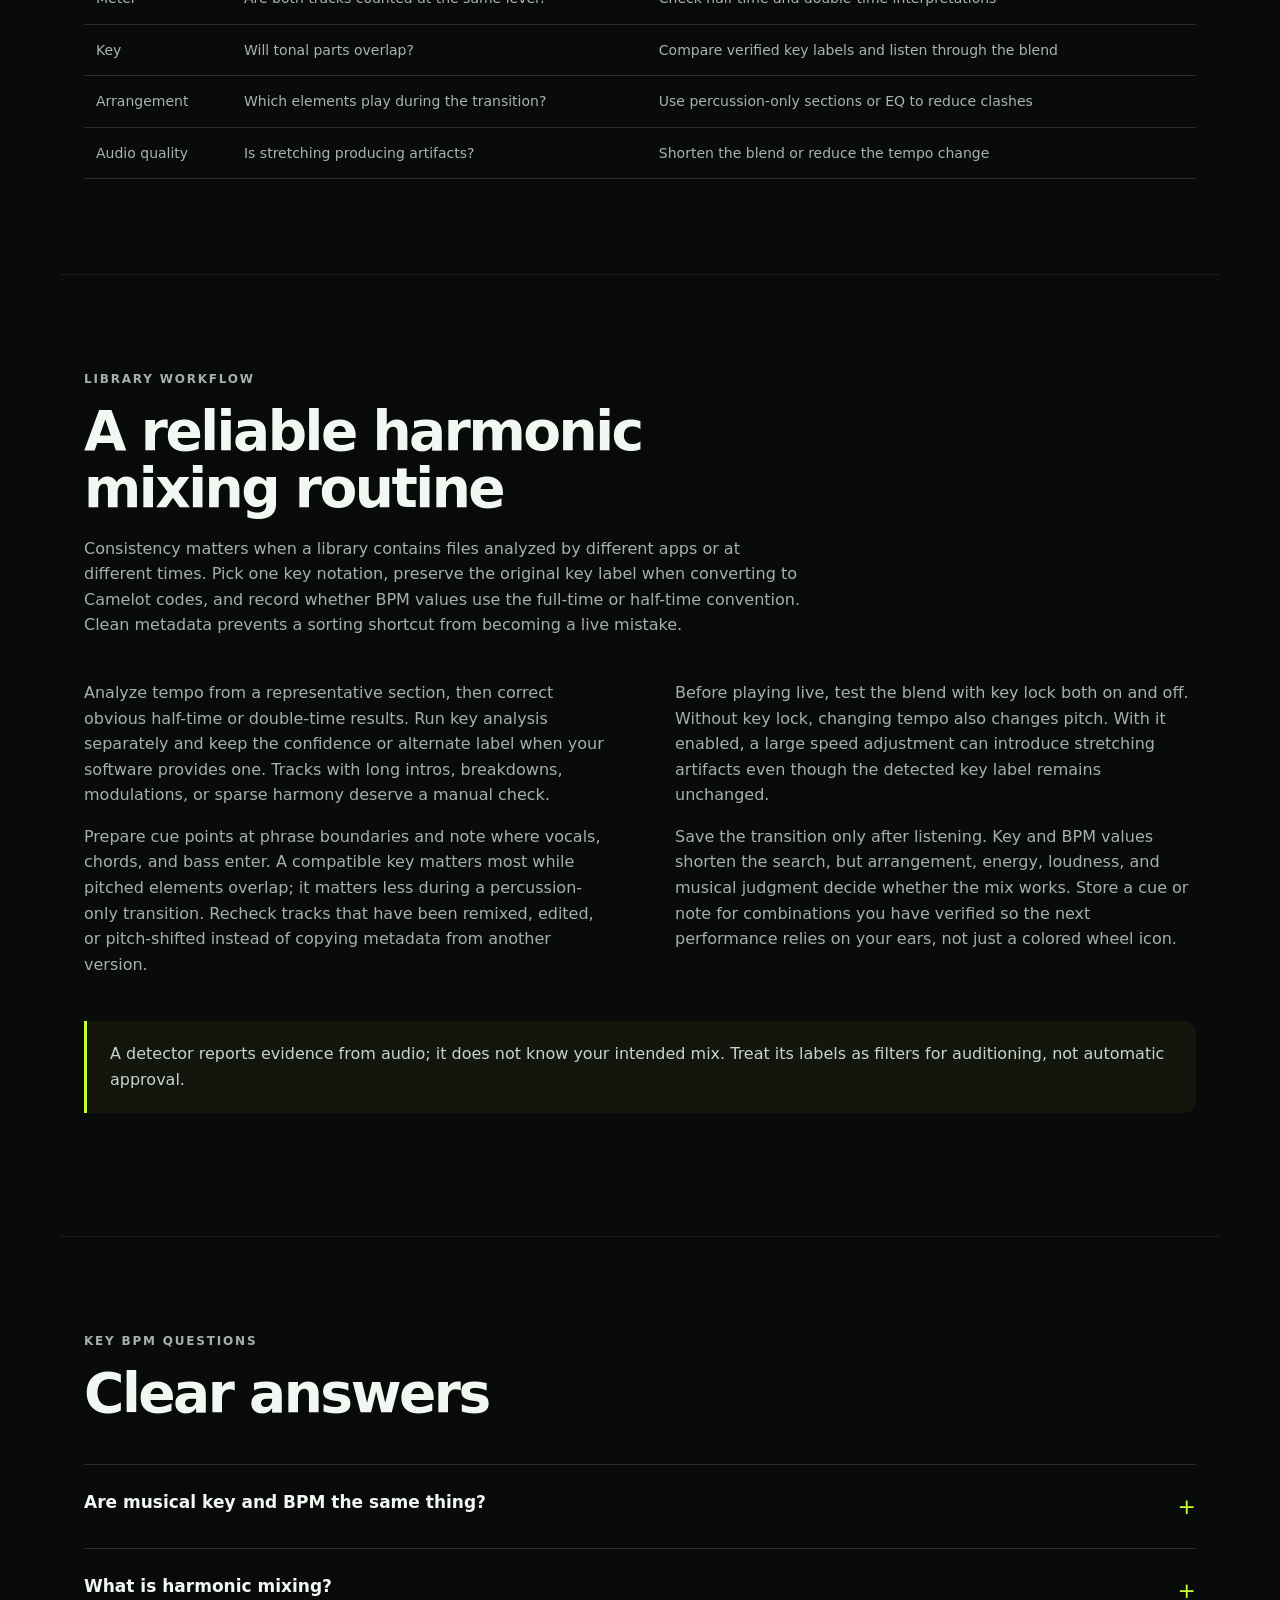
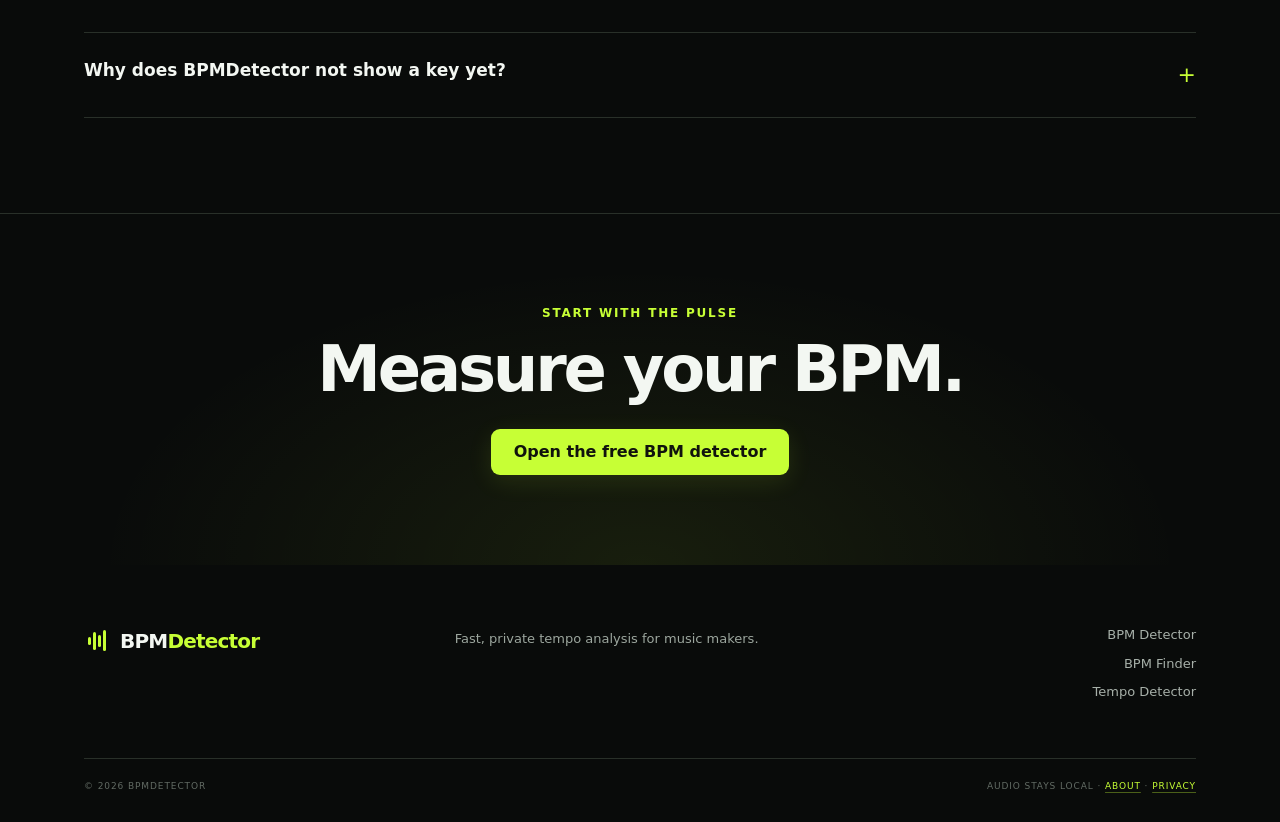
<file: key-bpm-detector/index.html>
<!doctype html>
<html lang="en"><head><meta charset="utf-8"><meta name="viewport" content="width=device-width,initial-scale=1">
<title>Key BPM Detector — Tempo &amp; Harmonic Mixing Guide</title>
<meta name="description" content="Use this key BPM detector guide to understand harmonic mixing, analyze song tempo privately, learn Camelot notation, and avoid unreliable key guesses.">
<meta name="google-adsense-account" content="ca-pub-5093354558654399">
<link rel="canonical" href="https://bpmdetector.io/key-bpm-detector/"><link rel="icon" href="/favicon.svg"><link rel="stylesheet" href="/css/style.css"><link rel="stylesheet" href="/css/enhancements.css">
<meta property="og:type" content="website"><meta property="og:url" content="https://bpmdetector.io/key-bpm-detector/"><meta property="og:title" content="Key BPM Detector — Tempo &amp; Harmonic Mixing Guide"><meta property="og:description" content="Use tempo and key intelligently for smoother harmonic mixing."><meta property="og:image" content="https://bpmdetector.io/img/og-bpm-detector.png"><meta property="og:image:alt" content="BPMDetector showing a 120 BPM pulse"><meta name="twitter:card" content="summary_large_image"><meta name="twitter:image" content="https://bpmdetector.io/img/og-bpm-detector.png">
<script type="application/ld+json">{"@context":"https://schema.org","@graph":[{"@type":"BreadcrumbList","itemListElement":[{"@type":"ListItem","position":1,"name":"BPM Detector","item":"https://bpmdetector.io/"},{"@type":"ListItem","position":2,"name":"Key BPM Detector","item":"https://bpmdetector.io/key-bpm-detector/"}]},{"@type":"FAQPage","mainEntity":[{"@type":"Question","name":"Are musical key and BPM the same thing?","acceptedAnswer":{"@type":"Answer","text":"No. BPM measures speed in beats per minute. Musical key describes the tonal center and scale relationships in a piece of music."}},{"@type":"Question","name":"What is harmonic mixing?","acceptedAnswer":{"@type":"Answer","text":"Harmonic mixing is the practice of choosing transitions between tracks whose keys are compatible, reducing tonal clashes while a blend is playing."}},{"@type":"Question","name":"Why does BPMDetector not show a key yet?","acceptedAnswer":{"@type":"Answer","text":"This version focuses on reliable tempo analysis. Key detection requires a different chroma-based process and can be ambiguous when a track modulates, uses sparse harmony, or emphasizes non-tonic notes."}}]}]}</script></head>
<body><a class="skip-link" href="#main">Skip to content</a><header class="site-header"><div class="nav-wrap"><a class="brand" href="/"><span class="brand-mark" aria-hidden="true"><i></i><i></i><i></i><i></i></span>BPM<span>Detector</span></a><button class="menu-button" type="button" aria-expanded="false" aria-controls="site-nav">Menu</button><nav id="site-nav" aria-label="Main navigation"><a href="/">Home</a><a href="/#bpm-finder">BPM Finder</a><a href="/#tempo-detector">Tempo Detector</a><a href="/key-bpm-detector/" aria-current="page">Key BPM Detector</a></nav></div></header>
<main id="main" class="subpage-main"><nav class="breadcrumb" aria-label="Breadcrumb"><a href="/">BPM Detector</a> / Key BPM Detector</nav>
<section class="subpage-hero"><div><p class="eyebrow">Two signals, two jobs</p><h1>Key BPM Detector</h1><p class="lede">BPM measures speed. Key describes tonal center. Learn how both guide DJ transitions—and get a private BPM estimate from your audio.</p><div class="quick-links"><a class="button primary" href="/#detector">Detect BPM</a><a class="button secondary" href="#key-and-bpm">Key + BPM guide</a></div></div><div class="hero-instrument" aria-label="Example key and tempo"><div class="instrument-number"><strong>8A</strong><span>120 BPM · example only</span></div></div></section>
<section class="article-section" id="key-and-bpm"><header><p class="eyebrow">Do not mix up the metrics</p><h2>What is a Key BPM Detector?</h2><p>A key BPM detector combines two separate measurements: musical key for tonal compatibility and beats per minute for rhythmic speed. Together they help a DJ evaluate a transition before listening to the full blend.</p></header><div class="info-grid"><article class="info-card"><span class="num">BPM</span><h3>Speed</h3><p>Beats per minute describes the rate of the pulse. DJs use it for beat matching; producers use it for grids, loops, and time-based effects.</p></article><article class="info-card"><span class="num">KEY</span><h3>Tonality</h3><p>Musical key describes a tonal center and relationships among notes. It helps predict whether overlapping melodies and bass lines may agree.</p></article><article class="info-card"><span class="num">BOTH</span><h3>Transition context</h3><p>Compatible tempo supports rhythmic alignment. Compatible key supports tonal alignment. A successful transition may use one, both, or neither.</p></article></div></section>
<section class="article-section"><header><p class="eyebrow">For DJs</p><h2>How harmonic mixing works</h2></header><div class="article-columns"><div><p>When two tracks overlap, their chords, melodies, vocals, and bass notes play at the same time. If the tonal centers are incompatible, the blend may sound tense or muddy even when the beats are perfectly aligned. Harmonic mixing uses key information to choose combinations likely to sound coherent.</p><p>DJ software often displays keys as traditional labels such as A minor or C major, or as Camelot codes such as 8A and 8B. The code is a navigation aid: neighboring numbers on the same letter, or the same number across A and B, often suggest related keys.</p><div class="callout">Compatibility is a creative starting point, not a law. Short percussion transitions, deliberate tension, key changes, and careful EQ can make “incompatible” tracks work.</div></div><div><p>BPM solves a separate problem. Two harmonically compatible tracks may still require tempo adjustment to align their beats. Changing playback speed can also shift pitch when key lock is disabled. With key lock enabled, aggressive stretching can create artifacts. The best transition balances tempo difference, harmonic relationship, arrangement, and sound quality.</p><p>Use the BPM detector first to measure the audio file. Then use a dedicated key analyzer or your DJ software for tonal analysis. Confirm both by ear: software can label the wrong metrical level or choose a relative major/minor interpretation that does not match the section you plan to mix.</p></div></div></section>
<section class="article-section"><header><p class="eyebrow">Camelot Wheel basics</p><h2>How to read Camelot key notation</h2><p>The Camelot system converts conventional key names into twelve numbered positions. The letter A represents minor keys and B represents major keys, making common relationships easier to scan in a crowded library.</p></header><div class="article-columns"><div><h3>Three common compatible moves</h3><p>From 8A (A minor), staying at 8A keeps the same key. Moving to 7A or 9A selects a neighboring minor key on the wheel. Moving to 8B selects the relative major, C major. These are useful starting points because the keys share much of their pitch material.</p><p>The same pattern applies elsewhere on the wheel: same code, one number left or right while keeping the letter, or the same number while switching A and B. At the ends, the numbering wraps, so 12A and 1A are neighbors.</p></div><div><h3>What the wheel cannot hear</h3><p>A compatible label does not guarantee a good blend. Two tracks can share a key but clash because their bass lines, chords, vocals, or arrangements compete. A key change inside either track can also make one global label misleading.</p><p>Use Camelot notation to narrow your choices, then audition the actual transition. Listen through the overlap with both bass lines present, check the phrase timing, and decide whether EQ or a shorter blend creates more space.</p></div></div></section>
<section class="article-section"><header><p class="eyebrow">Worked examples</p><h2>Key and BPM mixing examples</h2><p>These examples illustrate the decision process. They are not promises that two tracks will sound good together.</p></header><table class="tempo-table"><thead><tr><th>Track A</th><th>Track B</th><th>What to check</th></tr></thead><tbody><tr><td>8A · 124 BPM</td><td>8A · 126 BPM</td><td>Same key and a small tempo gap; verify phrasing and overlapping bass lines</td></tr><tr><td>8A · 124 BPM</td><td>9A · 124 BPM</td><td>Neighboring minor keys at one tempo; audition melodies and vocals</td></tr><tr><td>8A · 124 BPM</td><td>8B · 125 BPM</td><td>Relative minor-to-major move; listen for the intended mood change</td></tr><tr><td>8A · 124 BPM</td><td>3B · 124 BPM</td><td>Distant wheel positions; use a percussion break, short blend, or deliberate tension</td></tr></tbody></table></section>
<section class="article-section"><header><p class="eyebrow">Honest detection</p><h2>Why key analysis needs a different algorithm</h2></header><div class="article-columns"><div><p>Tempo detection focuses on timing. It finds attacks and repeating intervals. Key detection focuses on pitch content. A typical system maps spectral energy into twelve pitch classes—a chromagram—then compares that profile with major and minor key templates.</p><p>This can work well for harmonically clear music, but it is not certainty. A song may modulate, alternate between relative major and minor, use modal harmony, contain long unpitched sections, or emphasize chords that obscure the tonic.</p></div><div><p>For that reason, this version of BPMDetector does not attach a convenient but untested key label to the tempo result. It provides the measurement it actually performs: BPM. The “8A” in the visual above is explicitly an example, not an analysis result.</p><p>A future key feature should show confidence, allow section-level analysis, explain enharmonic labels, and make uncertainty visible. Until then, pairing this private BPM result with established DJ software is the more honest workflow.</p></div></div></section>
<section class="article-section"><header><p class="eyebrow">Transition checklist</p><h2>Use key and BPM together</h2></header><table class="tempo-table"><thead><tr><th>Check</th><th>Question</th><th>Action</th></tr></thead><tbody><tr><td>Tempo</td><td>How far apart are the BPM values?</td><td>Pitch gently, transition creatively, or choose a closer track</td></tr><tr><td>Meter</td><td>Are both tracks counted at the same level?</td><td>Check half-time and double-time interpretations</td></tr><tr><td>Key</td><td>Will tonal parts overlap?</td><td>Compare verified key labels and listen through the blend</td></tr><tr><td>Arrangement</td><td>Which elements play during the transition?</td><td>Use percussion-only sections or EQ to reduce clashes</td></tr><tr><td>Audio quality</td><td>Is stretching producing artifacts?</td><td>Shorten the blend or reduce the tempo change</td></tr></tbody></table></section>
<section class="article-section"><header><p class="eyebrow">Library workflow</p><h2>A reliable harmonic mixing routine</h2><p>Consistency matters when a library contains files analyzed by different apps or at different times. Pick one key notation, preserve the original key label when converting to Camelot codes, and record whether BPM values use the full-time or half-time convention. Clean metadata prevents a sorting shortcut from becoming a live mistake.</p></header><div class="article-columns"><div><p>Analyze tempo from a representative section, then correct obvious half-time or double-time results. Run key analysis separately and keep the confidence or alternate label when your software provides one. Tracks with long intros, breakdowns, modulations, or sparse harmony deserve a manual check.</p><p>Prepare cue points at phrase boundaries and note where vocals, chords, and bass enter. A compatible key matters most while pitched elements overlap; it matters less during a percussion-only transition. Recheck tracks that have been remixed, edited, or pitch-shifted instead of copying metadata from another version.</p></div><div><p>Before playing live, test the blend with key lock both on and off. Without key lock, changing tempo also changes pitch. With it enabled, a large speed adjustment can introduce stretching artifacts even though the detected key label remains unchanged.</p><p>Save the transition only after listening. Key and BPM values shorten the search, but arrangement, energy, loudness, and musical judgment decide whether the mix works. Store a cue or note for combinations you have verified so the next performance relies on your ears, not just a colored wheel icon.</p></div></div><div class="callout">A detector reports evidence from audio; it does not know your intended mix. Treat its labels as filters for auditioning, not automatic approval.</div></section>
<section class="article-section page-faq"><header><p class="eyebrow">Key BPM questions</p><h2>Clear answers</h2></header><div class="faq-list"><details><summary>Are musical key and BPM the same thing?<span>+</span></summary><p>No. BPM measures speed; key describes tonal center and scale relationships.</p></details><details><summary>What is harmonic mixing?<span>+</span></summary><p>It is the practice of choosing transitions between tracks whose keys are compatible, reducing tonal clashes during a blend.</p></details><details><summary>Why does BPMDetector not show a key yet?<span>+</span></summary><p>This version focuses on reliable tempo analysis. Key needs a different chroma-based method and its own honest confidence model.</p></details></div></section>
<section class="subpage-cta"><p class="eyebrow">Start with the pulse</p><h2>Measure your BPM.</h2><a class="button primary" href="/#detector">Open the free BPM detector</a></section></main>
<footer><div class="footer-main"><a class="brand" href="/"><span class="brand-mark" aria-hidden="true"><i></i><i></i><i></i><i></i></span>BPM<span>Detector</span></a><p>Fast, private tempo analysis for music makers.</p><nav aria-label="Footer navigation"><a href="/">BPM Detector</a><a href="/#bpm-finder">BPM Finder</a><a href="/#tempo-detector">Tempo Detector</a></nav></div><div class="footer-bottom"><span>© 2026 BPMDetector</span><span>Audio stays local · <a href="/about/">About</a> · <a href="/privacy/">Privacy</a></span></div></footer><script src="/js/nav.js" defer></script></body></html>
</file>
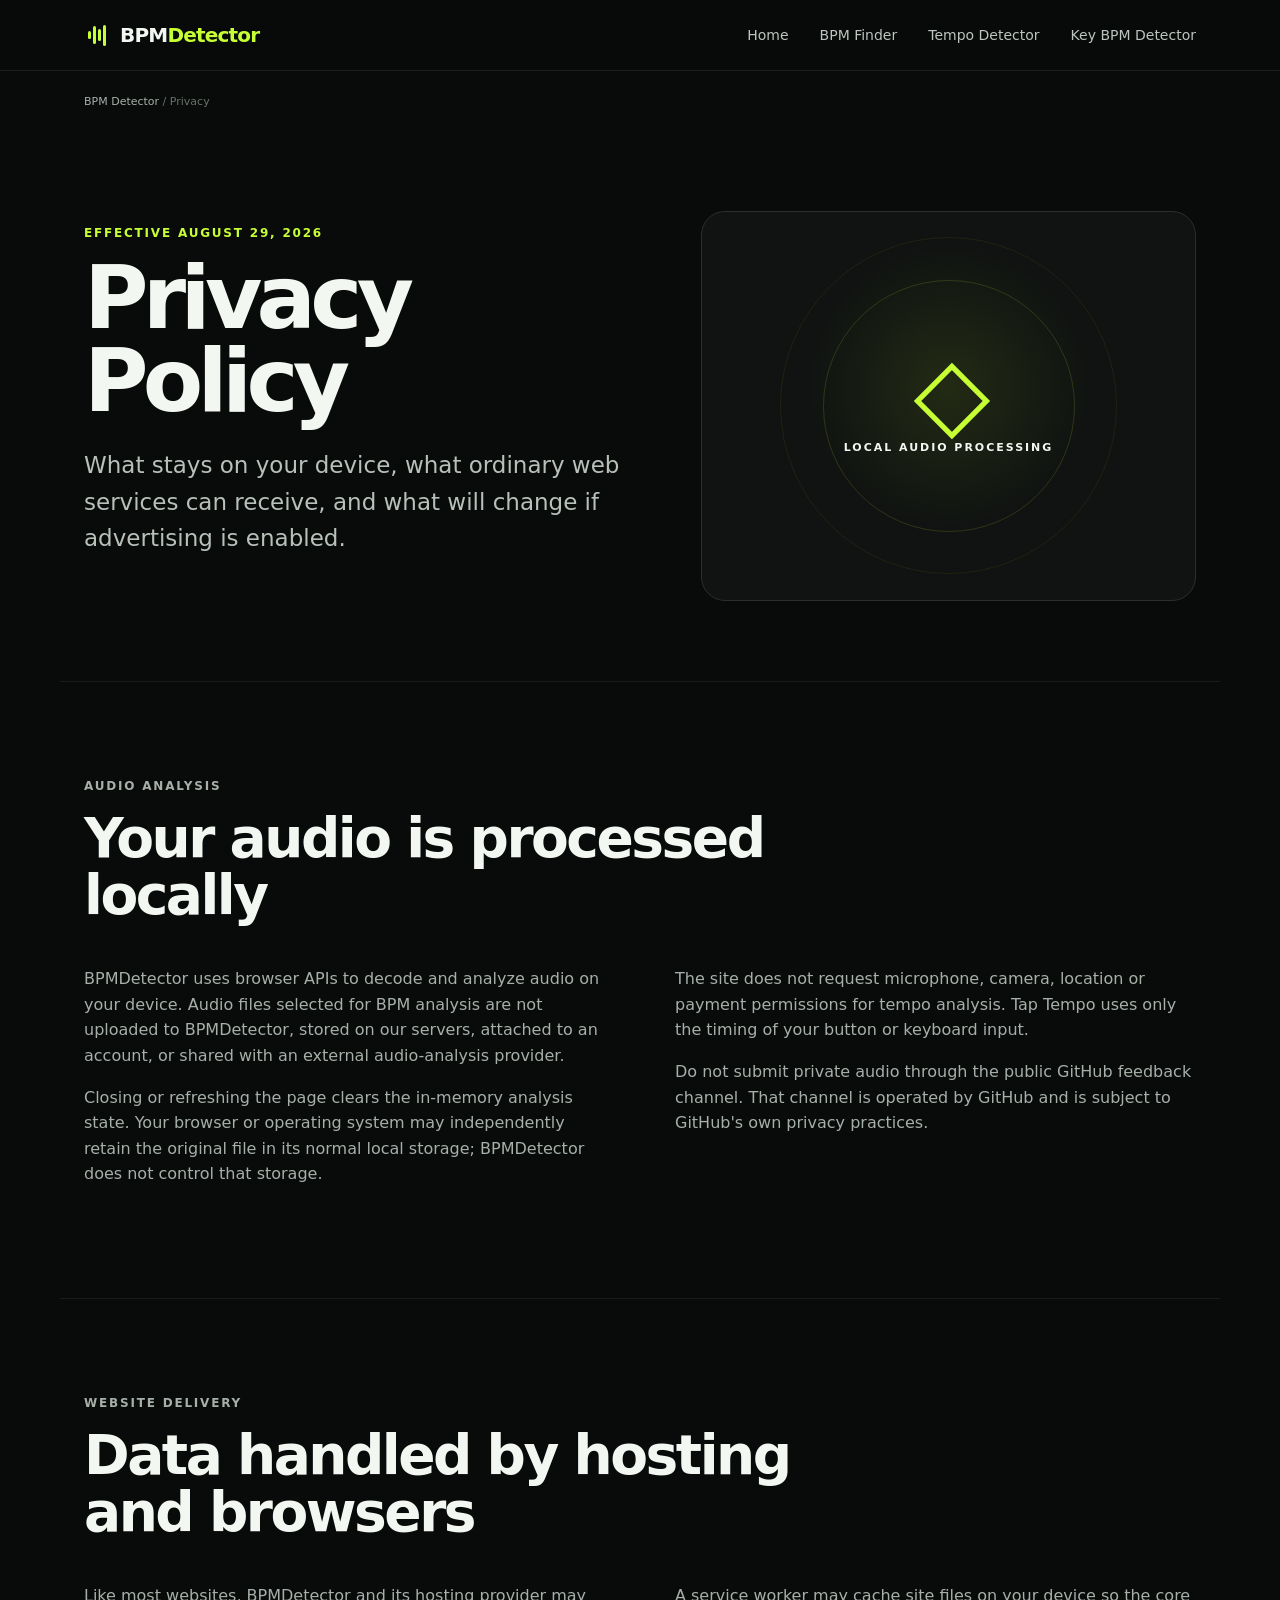
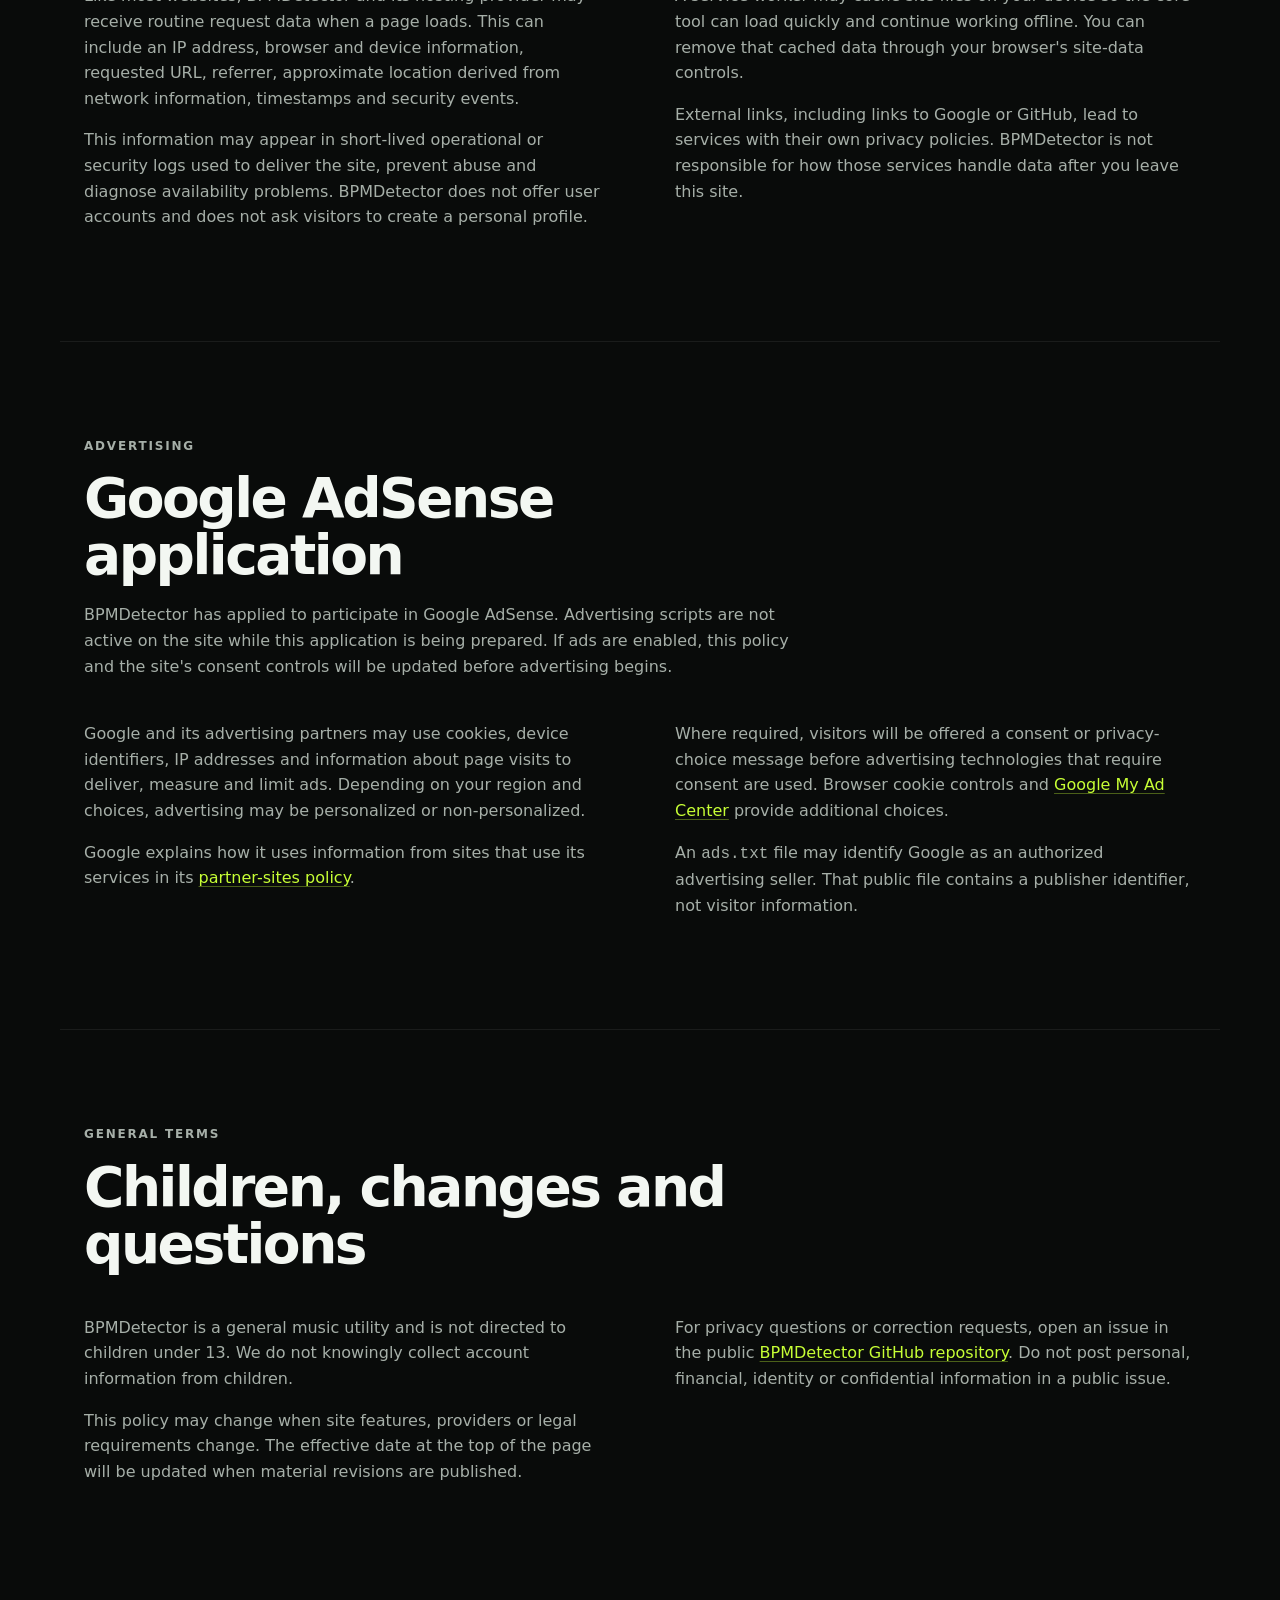
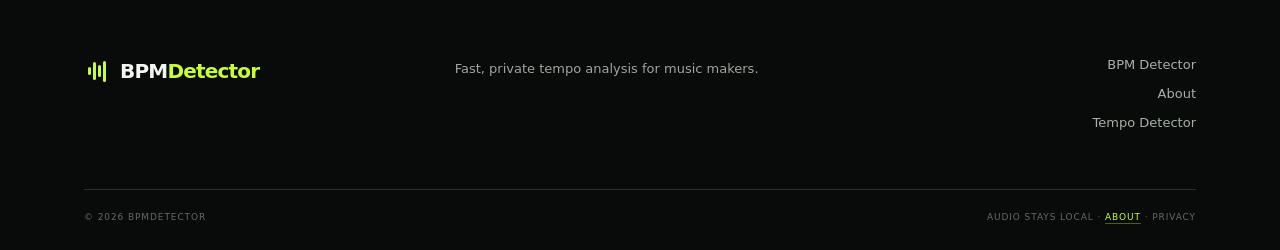
<file: privacy/index.html>
<!doctype html>
<html lang="en"><head><meta charset="utf-8"><meta name="viewport" content="width=device-width,initial-scale=1">
<title>Privacy Policy — BPMDetector</title>
<meta name="description" content="BPMDetector privacy policy: local audio processing, hosting data, advertising, cookies and user choices.">
<meta name="google-adsense-account" content="ca-pub-5093354558654399">
<link rel="canonical" href="https://bpmdetector.io/privacy/"><link rel="icon" href="/favicon.svg"><link rel="stylesheet" href="/css/style.css"><link rel="stylesheet" href="/css/enhancements.css">
<meta property="og:type" content="website"><meta property="og:url" content="https://bpmdetector.io/privacy/"><meta property="og:title" content="Privacy Policy — BPMDetector"><meta property="og:description" content="How BPMDetector handles audio, site data and advertising."><meta property="og:image" content="https://bpmdetector.io/img/og-bpm-detector.png"><meta name="twitter:card" content="summary_large_image"></head>
<body><a class="skip-link" href="#main">Skip to content</a><header class="site-header"><div class="nav-wrap"><a class="brand" href="/"><span class="brand-mark" aria-hidden="true"><i></i><i></i><i></i><i></i></span>BPM<span>Detector</span></a><button class="menu-button" type="button" aria-expanded="false" aria-controls="site-nav">Menu</button><nav id="site-nav" aria-label="Main navigation"><a href="/">Home</a><a href="/#bpm-finder">BPM Finder</a><a href="/#tempo-detector">Tempo Detector</a><a href="/key-bpm-detector/">Key BPM Detector</a></nav></div></header>
<main id="main" class="subpage-main"><nav class="breadcrumb" aria-label="Breadcrumb"><a href="/">BPM Detector</a> / Privacy</nav>
<section class="subpage-hero"><div><p class="eyebrow">Effective August 29, 2026</p><h1>Privacy Policy</h1><p class="lede">What stays on your device, what ordinary web services can receive, and what will change if advertising is enabled.</p></div><div class="hero-instrument" aria-label="Privacy shield"><div class="instrument-number"><strong>◇</strong><span>local audio processing</span></div></div></section>
<section class="article-section"><header><p class="eyebrow">Audio analysis</p><h2>Your audio is processed locally</h2></header><div class="article-columns"><div><p>BPMDetector uses browser APIs to decode and analyze audio on your device. Audio files selected for BPM analysis are not uploaded to BPMDetector, stored on our servers, attached to an account, or shared with an external audio-analysis provider.</p><p>Closing or refreshing the page clears the in-memory analysis state. Your browser or operating system may independently retain the original file in its normal local storage; BPMDetector does not control that storage.</p></div><div><p>The site does not request microphone, camera, location or payment permissions for tempo analysis. Tap Tempo uses only the timing of your button or keyboard input.</p><p>Do not submit private audio through the public GitHub feedback channel. That channel is operated by GitHub and is subject to GitHub's own privacy practices.</p></div></div></section>
<section class="article-section"><header><p class="eyebrow">Website delivery</p><h2>Data handled by hosting and browsers</h2></header><div class="article-columns"><div><p>Like most websites, BPMDetector and its hosting provider may receive routine request data when a page loads. This can include an IP address, browser and device information, requested URL, referrer, approximate location derived from network information, timestamps and security events.</p><p>This information may appear in short-lived operational or security logs used to deliver the site, prevent abuse and diagnose availability problems. BPMDetector does not offer user accounts and does not ask visitors to create a personal profile.</p></div><div><p>A service worker may cache site files on your device so the core tool can load quickly and continue working offline. You can remove that cached data through your browser's site-data controls.</p><p>External links, including links to Google or GitHub, lead to services with their own privacy policies. BPMDetector is not responsible for how those services handle data after you leave this site.</p></div></div></section>
<section class="article-section"><header><p class="eyebrow">Advertising</p><h2>Google AdSense application</h2><p>BPMDetector has applied to participate in Google AdSense. Advertising scripts are not active on the site while this application is being prepared. If ads are enabled, this policy and the site's consent controls will be updated before advertising begins.</p></header><div class="article-columns"><div><p>Google and its advertising partners may use cookies, device identifiers, IP addresses and information about page visits to deliver, measure and limit ads. Depending on your region and choices, advertising may be personalized or non-personalized.</p><p>Google explains how it uses information from sites that use its services in its <a href="https://policies.google.com/technologies/partner-sites" rel="noopener noreferrer">partner-sites policy</a>.</p></div><div><p>Where required, visitors will be offered a consent or privacy-choice message before advertising technologies that require consent are used. Browser cookie controls and <a href="https://myadcenter.google.com/" rel="noopener noreferrer">Google My Ad Center</a> provide additional choices.</p><p>An <code>ads.txt</code> file may identify Google as an authorized advertising seller. That public file contains a publisher identifier, not visitor information.</p></div></div></section>
<section class="article-section"><header><p class="eyebrow">General terms</p><h2>Children, changes and questions</h2></header><div class="article-columns"><div><p>BPMDetector is a general music utility and is not directed to children under 13. We do not knowingly collect account information from children.</p><p>This policy may change when site features, providers or legal requirements change. The effective date at the top of the page will be updated when material revisions are published.</p></div><div><p>For privacy questions or correction requests, open an issue in the public <a href="https://github.com/athena886/bpmdetector.io/issues" rel="noopener noreferrer">BPMDetector GitHub repository</a>. Do not post personal, financial, identity or confidential information in a public issue.</p></div></div></section>
</main><footer><div class="footer-main"><a class="brand" href="/"><span class="brand-mark" aria-hidden="true"><i></i><i></i><i></i><i></i></span>BPM<span>Detector</span></a><p>Fast, private tempo analysis for music makers.</p><nav aria-label="Footer navigation"><a href="/">BPM Detector</a><a href="/about/">About</a><a href="/#tempo-detector">Tempo Detector</a></nav></div><div class="footer-bottom"><span>© 2026 BPMDetector</span><span>Audio stays local · <a href="/about/">About</a> · Privacy</span></div></footer><script src="/js/nav.js" defer></script></body></html>
</file>
<file: css/style.css>
:root{--bg:#090b0a;--surface:#101311;--surface-2:#161a17;--line:#293029;--text:#f3f7f2;--muted:#9ca69e;--lime:#c7ff35;--lime-dark:#172008;--error:#ff8c7a;--max:1160px;--radius:22px}*{box-sizing:border-box}html{scroll-behavior:smooth;scroll-padding-top:88px}body{margin:0;background:var(--bg);color:var(--text);font:16px/1.6 Inter,ui-sans-serif,system-ui,-apple-system,BlinkMacSystemFont,"Segoe UI",sans-serif;-webkit-font-smoothing:antialiased}button,input{font:inherit}button,a{touch-action:manipulation}a{color:inherit;text-decoration:none}.skip-link{position:fixed;left:16px;top:-80px;background:var(--lime);color:#0b0d0b;padding:10px 16px;z-index:100;border-radius:8px}.skip-link:focus{top:12px}.site-header{position:sticky;top:0;z-index:20;border-bottom:1px solid rgba(255,255,255,.08);background:rgba(9,11,10,.88);backdrop-filter:blur(18px)}.nav-wrap{max-width:var(--max);margin:auto;height:70px;padding:0 24px;display:flex;align-items:center;justify-content:space-between}.brand{font-weight:800;letter-spacing:-.04em;font-size:20px;display:inline-flex;align-items:center}.brand>span:last-child{color:var(--lime)}.brand-mark{width:26px;height:24px;margin-right:10px;display:flex;align-items:center;justify-content:center;gap:2px}.brand-mark i{display:block;width:3px;border-radius:4px;background:var(--lime)}.brand-mark i:nth-child(1){height:8px}.brand-mark i:nth-child(2){height:18px}.brand-mark i:nth-child(3){height:12px}.brand-mark i:nth-child(4){height:21px}.nav-wrap nav{display:flex;gap:31px;font-size:14px;color:#bdc5bf}.nav-wrap nav a{transition:color .2s}.nav-wrap nav a:hover,.nav-wrap nav a:focus-visible,.nav-wrap nav a[aria-current]{color:var(--text)}.menu-button{display:none;background:none;border:1px solid var(--line);color:var(--text);border-radius:8px;padding:6px 10px}.hero{max-width:1000px;margin:auto;padding:82px 24px 70px;text-align:center}.hero-copy{max-width:760px;margin:0 auto 40px}.eyebrow{color:var(--lime);text-transform:uppercase;letter-spacing:.15em;font-weight:750;font-size:12px;margin:0 0 14px}.hero .eyebrow span{display:inline-block;width:6px;height:6px;border-radius:50%;background:var(--lime);box-shadow:0 0 15px var(--lime);margin-right:7px;vertical-align:1px}.hero h1{font-size:clamp(54px,9vw,96px);line-height:.94;letter-spacing:-.065em;margin:0}.lede{font-size:clamp(18px,2.5vw,23px);color:#b7c0b9;margin:25px auto 0;max-width:680px}.tool-shell{text-align:left;border:1px solid #303731;border-radius:var(--radius);background:linear-gradient(145deg,#151916,#0e110f);box-shadow:0 24px 80px rgba(0,0,0,.45),0 0 0 1px rgba(199,255,53,.02);overflow:hidden}.tool-topbar{height:49px;display:flex;align-items:center;justify-content:space-between;border-bottom:1px solid var(--line);padding:0 20px;color:#aeb8b0;font-size:12px}.tool-topbar>div{display:flex;align-items:center;gap:8px}.status-dot,.confidence-dot{display:inline-block;width:7px;height:7px;border-radius:50%;background:var(--lime);box-shadow:0 0 9px rgba(199,255,53,.8)}.offline-badge{color:var(--lime);border:1px solid rgba(199,255,53,.22);background:rgba(199,255,53,.05);border-radius:99px;padding:3px 9px;text-transform:uppercase;letter-spacing:.09em;font-size:9px;font-weight:800}.drop-zone{min-height:336px;margin:24px;border:1px dashed #475048;border-radius:15px;display:flex;flex-direction:column;align-items:center;justify-content:center;cursor:pointer;transition:.25s;background:radial-gradient(circle at 50% 40%,rgba(199,255,53,.035),transparent 44%)}.drop-zone:hover,.drop-zone:focus-within,.drop-zone.is-dragging{border-color:var(--lime);background:rgba(199,255,53,.055);box-shadow:inset 0 0 40px rgba(199,255,53,.02)}.upload-icon{width:58px;height:58px;border-radius:50%;border:1px solid #3e473f;display:grid;place-items:center;margin-bottom:19px;box-shadow:0 0 0 8px rgba(255,255,255,.02)}.upload-icon span{font-size:25px;color:var(--lime);line-height:1}.drop-zone strong{font-size:22px;letter-spacing:-.02em}.drop-zone>span:not(.upload-icon){color:#939d95;margin-top:2px}.drop-zone small{color:#707a72;margin-top:22px}.trust-row{display:flex;gap:40px;align-items:center;justify-content:center;padding:0 20px 23px;color:#919b93;font-size:12px}.trust-row b{color:var(--lime);margin-right:5px}.analysis-view{min-height:420px}.analyzing{min-height:420px;display:flex;align-items:center;justify-content:center;flex-direction:column;text-align:center}.analyzing strong{font-size:20px;margin-top:22px}.analyzing>span{color:var(--muted);font-size:13px;max-width:70%;white-space:nowrap;overflow:hidden;text-overflow:ellipsis}.scan-wave{height:70px;display:flex;align-items:center;gap:5px}.scan-wave i{display:block;width:4px;height:20px;background:var(--lime);border-radius:10px;animation:wave .8s ease-in-out infinite alternate}.scan-wave i:nth-child(2),.scan-wave i:nth-child(8){animation-delay:-.2s;height:38px}.scan-wave i:nth-child(3),.scan-wave i:nth-child(7){animation-delay:-.5s;height:56px}.scan-wave i:nth-child(4),.scan-wave i:nth-child(6){animation-delay:-.1s;height:44px}.scan-wave i:nth-child(5){animation-delay:-.4s;height:68px}@keyframes wave{to{transform:scaleY(.35);opacity:.45}}.progress-track{width:min(360px,70%);height:3px;background:#252b26;margin-top:25px;overflow:hidden;border-radius:3px}.progress-track i{display:block;height:100%;width:8%;background:var(--lime);box-shadow:0 0 9px var(--lime);transition:width .25s}.result-main{min-height:298px;display:flex;flex-direction:column;align-items:center;justify-content:center;position:relative;overflow:hidden}.pulse-orbit{position:absolute;width:210px;height:210px;border:1px solid rgba(199,255,53,.12);border-radius:50%;display:grid;place-items:center}.pulse-orbit:before,.pulse-orbit:after{content:"";position:absolute;border:1px solid rgba(199,255,53,.07);border-radius:50%;inset:-35px}.pulse-orbit:after{inset:-72px}.pulse-orbit span{width:6px;height:6px;background:var(--lime);border-radius:50%;box-shadow:0 0 25px 7px rgba(199,255,53,.55);animation:pulse 1s ease-out infinite}@keyframes pulse{0%{box-shadow:0 0 0 0 rgba(199,255,53,.42)}100%{box-shadow:0 0 0 70px rgba(199,255,53,0)}}.bpm-readout{position:relative;display:flex;align-items:flex-end}.bpm-readout>span{font-size:clamp(80px,14vw,132px);line-height:.8;font-weight:800;letter-spacing:-.07em;color:var(--lime);text-shadow:0 0 32px rgba(199,255,53,.12)}.bpm-readout small{font-weight:800;font-size:13px;letter-spacing:.18em;margin:0 0 5px 12px}.result-main p{position:relative;color:#9da79f;font-size:12px;margin:22px 0 0}.confidence-dot{margin-right:6px}.separator{margin:0 5px;color:#525a53}.result-actions{display:flex;gap:10px;padding:0 24px 18px;justify-content:center}.button{min-height:46px;border-radius:9px;padding:0 22px;font-weight:750;border:1px solid transparent;cursor:pointer;display:inline-flex;align-items:center;justify-content:center}.button.primary{background:var(--lime);color:#10130d;box-shadow:0 6px 24px rgba(199,255,53,.11)}.button.primary:hover{background:#d4ff66}.button.secondary{background:#1a1e1b;color:var(--text);border-color:#343b35}.tempo-variants{display:flex;align-items:center;justify-content:center;gap:8px;padding:0 24px 23px;color:#747e76;font-size:11px}.tempo-variants button{color:#b9c3bb;background:#171b18;border:1px solid #303730;border-radius:6px;padding:3px 9px;cursor:pointer}.tap-panel{border-top:1px solid var(--line);min-height:100px;padding:20px 25px;display:flex;align-items:center;justify-content:space-between;background:#0d100e}.panel-label{font-size:12px;text-transform:uppercase;letter-spacing:.14em;color:var(--lime);font-weight:800}.tap-panel p{font-size:12px;color:#788279;margin:2px 0 0}.tap-controls{display:flex;align-items:center;gap:9px}.tap-controls output{width:76px;text-align:right;display:flex;align-items:baseline;justify-content:flex-end;gap:4px}.tap-controls output strong{font-size:27px;line-height:1}.tap-controls output small{font-size:9px;color:var(--muted)}#tap-button{height:50px;min-width:123px;border:1px solid rgba(199,255,53,.35);color:var(--lime);background:var(--lime-dark);border-radius:9px;cursor:pointer;font-weight:800;display:flex;align-items:center;justify-content:center;gap:20px}#tap-button.is-tapped{transform:scale(.97);background:rgba(199,255,53,.2)}kbd{font:9px/1 system-ui;color:#849084;border:1px solid #394239;padding:4px 5px;border-radius:4px}.reset-tap{border:0;background:transparent;color:#6f7871;font-size:11px;cursor:pointer}.tool-note{font-size:11px;color:#69726b;margin:15px 0 0}.content-section{max-width:var(--max);margin:auto;padding:112px 24px;border-top:1px solid rgba(255,255,255,.07)}.section-heading{max-width:660px;margin-bottom:48px}.section-heading h2,.editorial h2{font-size:clamp(34px,5vw,55px);line-height:1.03;letter-spacing:-.045em;margin:0}.section-heading>p:last-child,.split-heading>p{color:var(--muted);font-size:17px}.step-grid,.feature-grid{list-style:none;padding:0;margin:0;display:grid;grid-template-columns:repeat(3,1fr);gap:1px;background:var(--line);border:1px solid var(--line);border-radius:18px;overflow:hidden}.step-grid li,.feature-grid article{background:var(--surface);padding:34px}.step-grid li>span{font:700 12px/1 ui-monospace,monospace;color:var(--lime)}.step-grid h3,.feature-grid h3{font-size:20px;margin:35px 0 7px}.step-grid p,.feature-grid p{color:var(--muted);font-size:14px;margin:0}.split-heading{max-width:none;display:grid;grid-template-columns:1.2fr .8fr;align-items:end;gap:60px}.split-heading>p{margin:0}.feature-grid{grid-template-columns:repeat(3,1fr)}.feature-grid article>span{height:42px;min-width:42px;padding:0 10px;display:inline-grid;place-items:center;border-radius:10px;background:var(--lime-dark);color:var(--lime);font-weight:800}.feature-grid h3{margin-top:27px}.editorial-grid{display:grid;grid-template-columns:.82fr 1.18fr;gap:100px}.editorial .eyebrow{margin-top:4px}.prose{font-size:16px;color:#a7b0a9}.prose p{margin:0 0 20px}.compact{padding-top:60px}.faq .section-heading{margin-bottom:32px}.faq-list{border-top:1px solid var(--line)}details{border-bottom:1px solid var(--line)}summary{list-style:none;cursor:pointer;padding:24px 0;font-weight:650;font-size:17px;display:flex;justify-content:space-between;gap:30px}summary::-webkit-details-marker{display:none}summary span{color:var(--lime);font-size:22px;font-weight:400;transition:transform .2s}details[open] summary span{transform:rotate(45deg)}details p{color:var(--muted);max-width:780px;margin:-7px 0 25px;font-size:15px}.closing-cta{text-align:center;padding:120px 24px;background:radial-gradient(ellipse at bottom,rgba(199,255,53,.1),transparent 55%);border-top:1px solid rgba(255,255,255,.07)}.closing-cta h2{font-size:clamp(38px,6vw,66px);letter-spacing:-.05em;line-height:1;margin:0 0 32px}.closing-cta .button span{margin-left:25px}footer{max-width:var(--max);margin:auto;padding:60px 24px 28px}.footer-main{display:grid;grid-template-columns:1fr 1fr 1fr;align-items:start}.footer-main>p{color:var(--muted);font-size:13px;margin:4px 0}.footer-main nav{display:flex;flex-direction:column;align-items:flex-end;gap:8px;color:#a7b0a9;font-size:13px}.footer-bottom{margin-top:55px;padding-top:20px;border-top:1px solid var(--line);display:flex;justify-content:space-between;color:#626b64;text-transform:uppercase;letter-spacing:.1em;font-size:9px}.visually-hidden{position:absolute!important;width:1px;height:1px;padding:0;margin:-1px;overflow:hidden;clip:rect(0,0,0,0);white-space:nowrap;border:0}.noscript{position:fixed;bottom:0;left:0;right:0;margin:0;padding:12px;background:var(--error);color:#111;text-align:center;z-index:40}[hidden]{display:none!important}:focus-visible{outline:2px solid var(--lime);outline-offset:3px}@media(max-width:760px){.nav-wrap{height:62px;padding:0 18px}.menu-button{display:block}.nav-wrap nav{display:none;position:absolute;top:62px;left:0;right:0;padding:18px;background:#101311;border-bottom:1px solid var(--line);flex-direction:column;gap:8px}.nav-wrap nav.is-open{display:flex}.nav-wrap nav a{padding:8px 4px}.hero{padding:58px 15px 58px}.hero-copy{margin-bottom:30px}.tool-topbar{padding:0 14px}.drop-zone{margin:13px;min-height:320px;padding:30px 16px}.drop-zone strong{font-size:19px}.drop-zone small{text-align:center}.trust-row{gap:13px;flex-wrap:wrap}.tap-panel{align-items:flex-start;gap:18px;flex-direction:column;padding:18px}.tap-controls{width:100%}.tap-controls output{width:auto;flex:1;justify-content:flex-start}.reset-tap{padding:10px 2px}.content-section{padding:78px 18px}.step-grid,.feature-grid{grid-template-columns:1fr}.step-grid h3{margin-top:20px}.split-heading,.editorial-grid{grid-template-columns:1fr;gap:25px}.section-heading{margin-bottom:32px}.footer-main{grid-template-columns:1fr;gap:22px}.footer-main nav{align-items:flex-start}.footer-bottom{align-items:flex-start;flex-direction:column;gap:8px}.result-actions{flex-direction:column}.button{width:100%}.tempo-variants{flex-wrap:wrap}}@media(prefers-reduced-motion:reduce){html{scroll-behavior:auto}*,*:before,*:after{animation-duration:.01ms!important;animation-iteration-count:1!important;transition-duration:.01ms!important}}
</file>
<file: css/enhancements.css>
.related-tools{border-top:1px solid var(--line);display:flex;gap:9px;align-items:center;justify-content:center;padding:14px 20px 18px;font-size:11px;color:#778079}.related-tools>a{background:#171b18;border:1px solid #303730;border-radius:7px;color:#c2cbc4;padding:7px 11px;transition:border-color .2s,color .2s}.related-tools>a:hover{border-color:var(--lime);color:var(--lime)}.related-tools b{color:var(--lime);margin-left:8px}.subpage-main{overflow:hidden}.subpage-hero{max-width:var(--max);margin:auto;padding:100px 24px 80px;display:grid;grid-template-columns:1.05fr .95fr;gap:70px;align-items:center}.subpage-hero h1{font-size:clamp(52px,8vw,88px);line-height:.94;letter-spacing:-.065em;margin:0 0 24px}.subpage-hero .lede{margin:0 0 30px}.hero-instrument{min-height:390px;border:1px solid var(--line);border-radius:24px;background:radial-gradient(circle at 50% 45%,rgba(199,255,53,.1),transparent 43%),var(--surface);display:grid;place-items:center;position:relative;overflow:hidden}.hero-instrument:before,.hero-instrument:after{content:"";position:absolute;width:250px;height:250px;border:1px solid rgba(199,255,53,.15);border-radius:50%}.hero-instrument:after{width:335px;height:335px;border-color:rgba(199,255,53,.07)}.instrument-number{position:relative;z-index:1;text-align:center}.instrument-number strong{display:block;font-size:100px;line-height:.8;letter-spacing:-.07em;color:var(--lime)}.instrument-number span{text-transform:uppercase;letter-spacing:.18em;font-size:11px;font-weight:800}.quick-links{display:flex;gap:10px;flex-wrap:wrap}.quick-links .button{width:auto}.article-section{max-width:var(--max);margin:auto;padding:95px 24px;border-top:1px solid rgba(255,255,255,.07)}.article-section>header{max-width:720px;margin-bottom:42px}.article-section h2{font-size:clamp(34px,5vw,55px);line-height:1.04;letter-spacing:-.045em;margin:0 0 18px}.article-section h3{font-size:21px;letter-spacing:-.02em;margin:0 0 8px}.article-section p{color:#a6afa8}.info-grid{display:grid;grid-template-columns:repeat(3,1fr);gap:14px}.info-card{border:1px solid var(--line);background:var(--surface);border-radius:15px;padding:28px}.info-card .num{color:var(--lime);font:700 12px/1 ui-monospace,monospace}.info-card p{font-size:14px;margin-bottom:0}.article-columns{display:grid;grid-template-columns:1fr 1fr;gap:70px}.article-columns p:first-child{margin-top:0}.callout{border-left:3px solid var(--lime);background:rgba(199,255,53,.045);padding:20px 23px;border-radius:0 12px 12px 0;color:#cbd3cd;margin:28px 0}.tempo-table{width:100%;border-collapse:collapse;margin-top:32px;font-size:14px}.tempo-table th,.tempo-table td{text-align:left;border-bottom:1px solid var(--line);padding:14px 12px}.tempo-table th{color:var(--lime);font-size:11px;text-transform:uppercase;letter-spacing:.12em}.tempo-table td{color:#aab3ac}.subpage-cta{text-align:center;padding:90px 24px;border-top:1px solid var(--line);background:radial-gradient(ellipse at bottom,rgba(199,255,53,.08),transparent 60%)}.subpage-cta h2{font-size:clamp(38px,6vw,64px);line-height:1;letter-spacing:-.05em;margin:0 0 28px}.subpage-cta .button{width:auto}.breadcrumb{max-width:var(--max);margin:0 auto;padding:22px 24px 0;color:#687169;font-size:11px}.breadcrumb a{color:#a7b0a9}.page-faq details p{margin-right:20px}@media(max-width:760px){.related-tools{align-items:stretch;flex-direction:column}.related-tools>a{display:flex;justify-content:space-between}.subpage-hero{grid-template-columns:1fr;padding:65px 18px 60px;gap:35px}.hero-instrument{min-height:300px}.article-section{padding:72px 18px}.info-grid,.article-columns{grid-template-columns:1fr;gap:18px}.quick-links .button{width:100%}.subpage-cta .button{width:100%}.tempo-table{font-size:12px}.tempo-table th,.tempo-table td{padding:11px 7px}}
.intent-links{display:grid;grid-template-columns:repeat(3,1fr);gap:12px;margin-top:22px}.intent-links a{display:flex;min-height:120px;flex-direction:column;justify-content:space-between;border:1px solid var(--line);background:var(--surface);border-radius:14px;padding:22px;transition:border-color .2s,transform .2s}.intent-links a:hover,.intent-links a:focus-visible{border-color:var(--lime);transform:translateY(-2px)}.intent-links span{color:var(--muted);font-size:14px}.intent-links strong{font-size:15px}.intent-links b{color:var(--lime);margin-left:8px}@media(max-width:760px){.intent-links{grid-template-columns:1fr}.intent-links a{min-height:100px}}
.article-section a,.footer-bottom a{color:var(--lime);text-decoration:underline;text-decoration-color:rgba(199,255,53,.35);text-underline-offset:3px}.article-section a:hover,.footer-bottom a:hover{text-decoration-color:var(--lime)}
</file>
